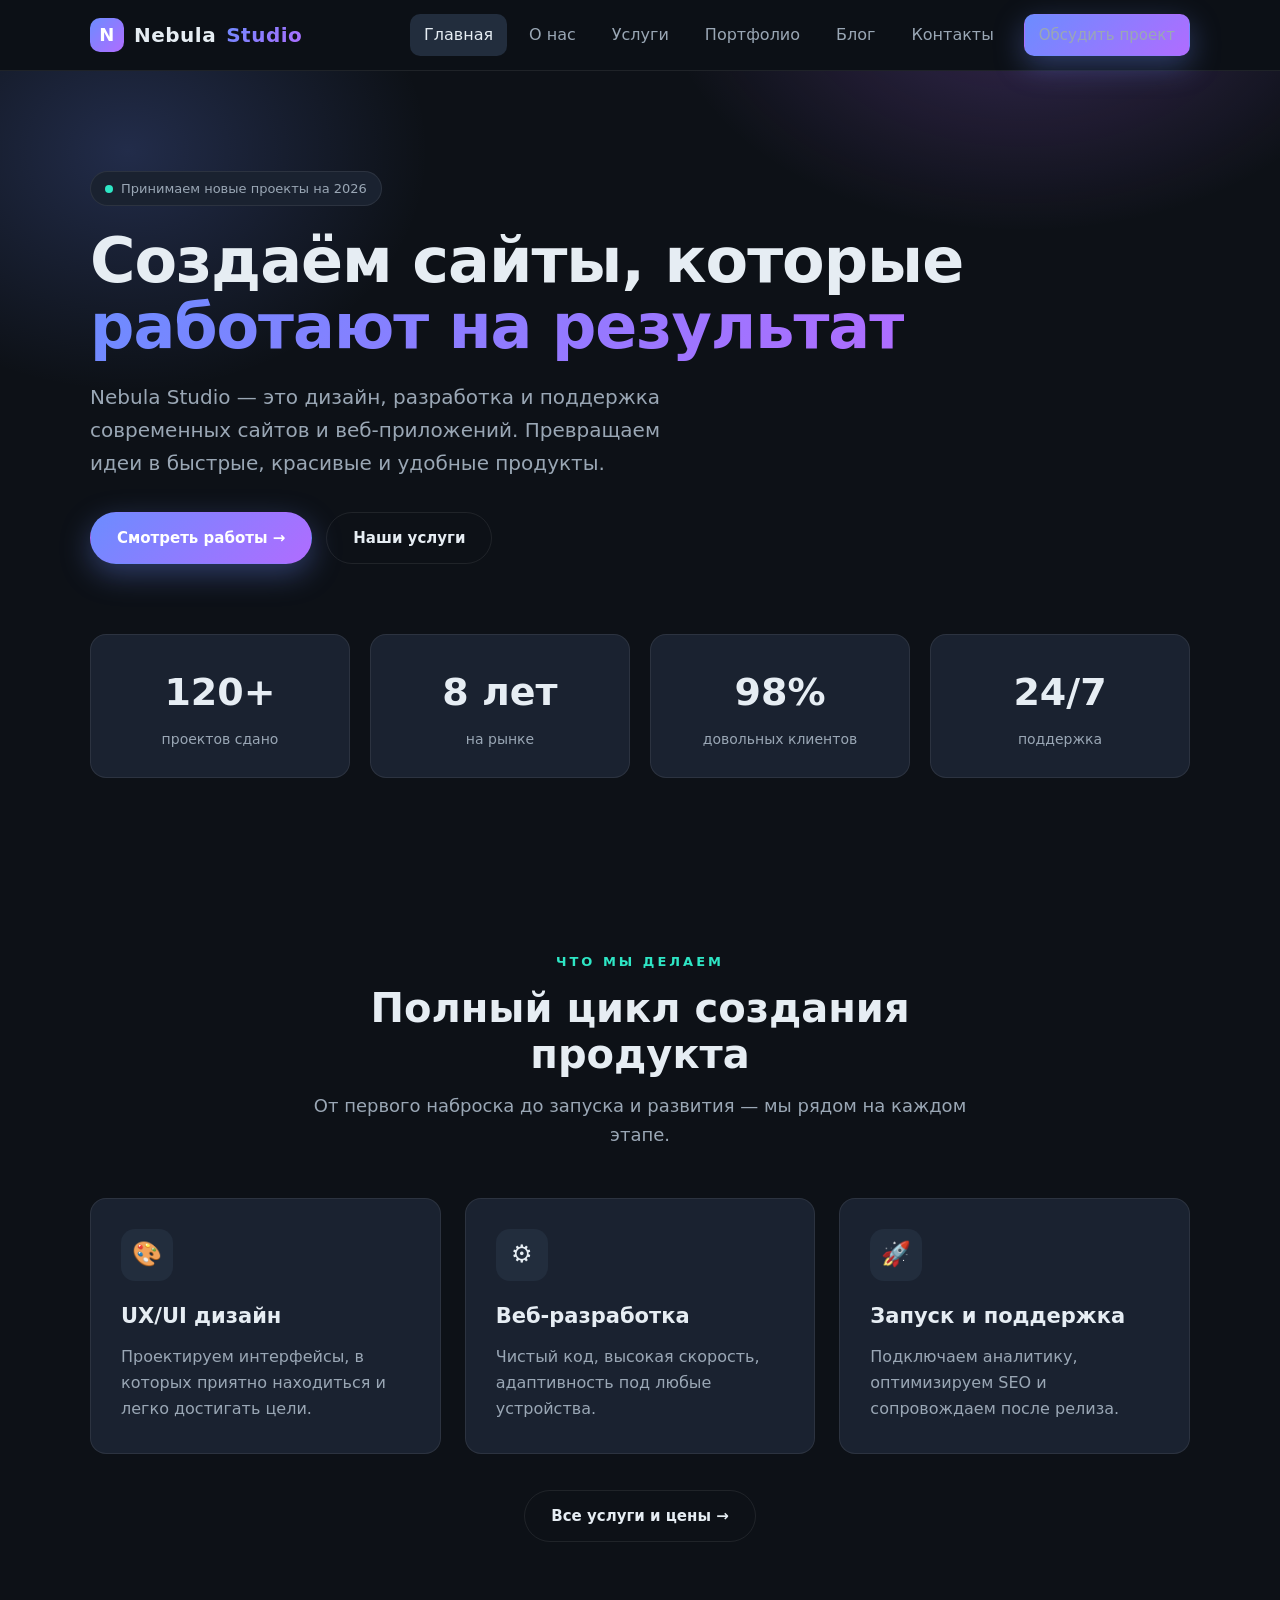
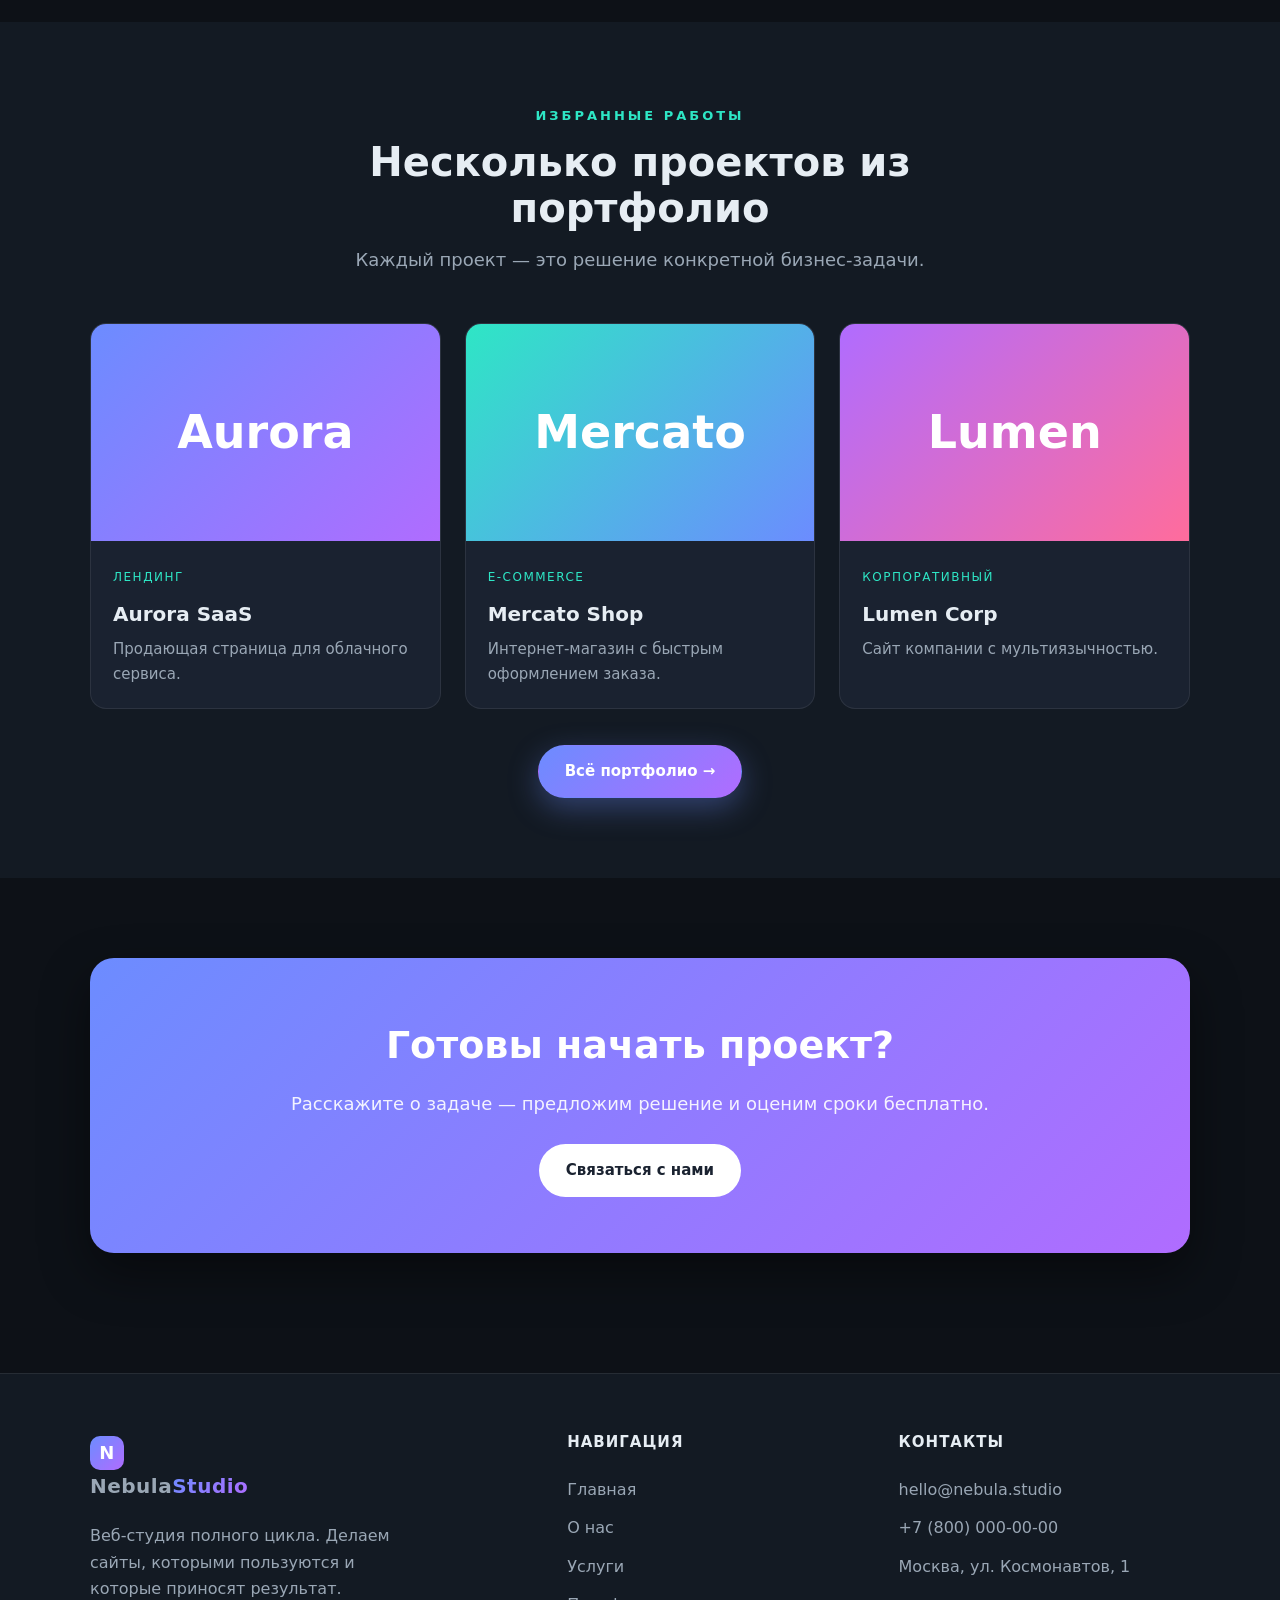
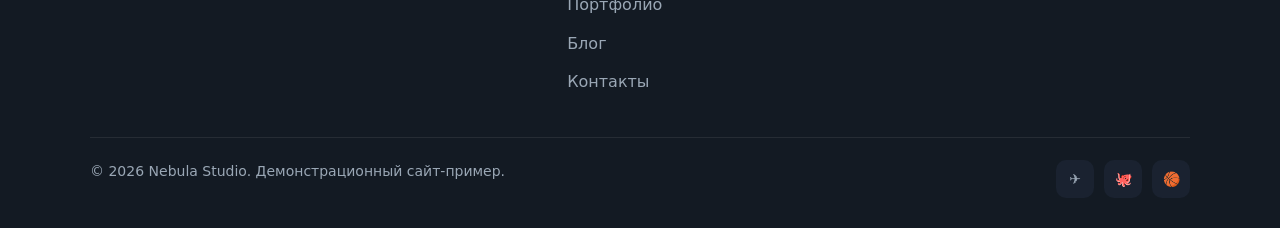
<file: index.html>
<!DOCTYPE html>
<html lang="ru">
<head>
  <meta charset="UTF-8">
  <meta name="viewport" content="width=device-width, initial-scale=1.0">
  <title>Nebula Studio — создаём современные сайты</title>
  <meta name="description" content="Nebula Studio — веб-студия полного цикла: дизайн, разработка и поддержка современных сайтов и веб-приложений.">
  <link rel="stylesheet" href="assets/css/styles.css">
  <link rel="icon" href="data:image/svg+xml,<svg xmlns='http://www.w3.org/2000/svg' viewBox='0 0 100 100'><text y='.9em' font-size='90'>🌌</text></svg>">
</head>
<body>
  <header class="site-header">
    <div class="container nav">
      <a href="index.html" class="logo"><span class="logo-mark">N</span> Nebula<span class="gradient-text">Studio</span></a>
      <button class="nav-toggle" aria-label="Меню">☰</button>
      <nav class="nav-links">
        <a href="index.html" class="active">Главная</a>
        <a href="about.html">О нас</a>
        <a href="services.html">Услуги</a>
        <a href="portfolio.html">Портфолио</a>
        <a href="blog.html">Блог</a>
        <a href="contact.html">Контакты</a>
        <a href="contact.html" class="btn btn-primary nav-cta">Обсудить проект</a>
      </nav>
    </div>
  </header>

  <main>
    <!-- Hero -->
    <section class="hero">
      <div class="container">
        <span class="hero-badge"><span class="dot"></span> Принимаем новые проекты на 2026</span>
        <h1>Создаём сайты, которые <span class="gradient-text">работают на результат</span></h1>
        <p class="lead">Nebula Studio — это дизайн, разработка и поддержка современных сайтов и веб-приложений. Превращаем идеи в быстрые, красивые и удобные продукты.</p>
        <div class="hero-actions">
          <a href="portfolio.html" class="btn btn-primary">Смотреть работы →</a>
          <a href="services.html" class="btn btn-ghost">Наши услуги</a>
        </div>

        <div class="stats">
          <div class="stat reveal"><div class="num"><span data-count="120" data-suffix="+">0</span></div><div class="label">проектов сдано</div></div>
          <div class="stat reveal"><div class="num"><span data-count="8" data-suffix=" лет">0</span></div><div class="label">на рынке</div></div>
          <div class="stat reveal"><div class="num"><span data-count="98" data-suffix="%">0</span></div><div class="label">довольных клиентов</div></div>
          <div class="stat reveal"><div class="num"><span data-count="24" data-suffix="/7">0</span></div><div class="label">поддержка</div></div>
        </div>
      </div>
    </section>

    <!-- Services preview -->
    <section>
      <div class="container">
        <div class="section-head">
          <span class="eyebrow">Что мы делаем</span>
          <h2>Полный цикл создания продукта</h2>
          <p>От первого наброска до запуска и развития — мы рядом на каждом этапе.</p>
        </div>
        <div class="grid grid-3">
          <article class="card reveal">
            <div class="icon">🎨</div>
            <h3>UX/UI дизайн</h3>
            <p>Проектируем интерфейсы, в которых приятно находиться и легко достигать цели.</p>
          </article>
          <article class="card reveal">
            <div class="icon">⚙️</div>
            <h3>Веб-разработка</h3>
            <p>Чистый код, высокая скорость, адаптивность под любые устройства.</p>
          </article>
          <article class="card reveal">
            <div class="icon">🚀</div>
            <h3>Запуск и поддержка</h3>
            <p>Подключаем аналитику, оптимизируем SEO и сопровождаем после релиза.</p>
          </article>
        </div>
        <div style="text-align:center; margin-top:36px;">
          <a href="services.html" class="btn btn-ghost">Все услуги и цены →</a>
        </div>
      </div>
    </section>

    <!-- Featured work -->
    <section style="background:var(--bg-soft);">
      <div class="container">
        <div class="section-head">
          <span class="eyebrow">Избранные работы</span>
          <h2>Несколько проектов из портфолио</h2>
          <p>Каждый проект — это решение конкретной бизнес-задачи.</p>
        </div>
        <div class="grid grid-3">
          <article class="work-card reveal">
            <div class="work-thumb" style="background:linear-gradient(135deg,#6c8cff,#b06cff)">Aurora</div>
            <div class="work-body"><span class="tag">Лендинг</span><h3>Aurora SaaS</h3><p>Продающая страница для облачного сервиса.</p></div>
          </article>
          <article class="work-card reveal">
            <div class="work-thumb" style="background:linear-gradient(135deg,#2ee6c5,#6c8cff)">Mercato</div>
            <div class="work-body"><span class="tag">E-commerce</span><h3>Mercato Shop</h3><p>Интернет-магазин с быстрым оформлением заказа.</p></div>
          </article>
          <article class="work-card reveal">
            <div class="work-thumb" style="background:linear-gradient(135deg,#b06cff,#ff6c9c)">Lumen</div>
            <div class="work-body"><span class="tag">Корпоративный</span><h3>Lumen Corp</h3><p>Сайт компании с мультиязычностью.</p></div>
          </article>
        </div>
        <div style="text-align:center; margin-top:36px;">
          <a href="portfolio.html" class="btn btn-primary">Всё портфолио →</a>
        </div>
      </div>
    </section>

    <!-- CTA -->
    <section>
      <div class="container">
        <div class="cta-band reveal">
          <h2>Готовы начать проект?</h2>
          <p>Расскажите о задаче — предложим решение и оценим сроки бесплатно.</p>
          <a href="contact.html" class="btn btn-primary">Связаться с нами</a>
        </div>
      </div>
    </section>
  </main>

  <footer class="site-footer">
    <div class="container">
      <div class="footer-grid">
        <div class="footer-col">
          <a href="index.html" class="logo"><span class="logo-mark">N</span> Nebula<span class="gradient-text">Studio</span></a>
          <p>Веб-студия полного цикла. Делаем сайты, которыми пользуются и которые приносят результат.</p>
        </div>
        <div class="footer-col">
          <h5>Навигация</h5>
          <a href="index.html">Главная</a>
          <a href="about.html">О нас</a>
          <a href="services.html">Услуги</a>
          <a href="portfolio.html">Портфолио</a>
          <a href="blog.html">Блог</a>
          <a href="contact.html">Контакты</a>
        </div>
        <div class="footer-col">
          <h5>Контакты</h5>
          <a href="mailto:hello@nebula.studio">hello@nebula.studio</a>
          <a href="tel:+78000000000">+7 (800) 000-00-00</a>
          <a href="#">Москва, ул. Космонавтов, 1</a>
        </div>
      </div>
      <div class="footer-bottom">
        <span>© <span id="year">2026</span> Nebula Studio. Демонстрационный сайт-пример.</span>
        <div class="socials">
          <a href="#" aria-label="Telegram">✈️</a>
          <a href="#" aria-label="GitHub">🐙</a>
          <a href="#" aria-label="Dribbble">🏀</a>
        </div>
      </div>
    </div>
  </footer>

  <script src="assets/js/main.js"></script>
</body>
</html>
</file>
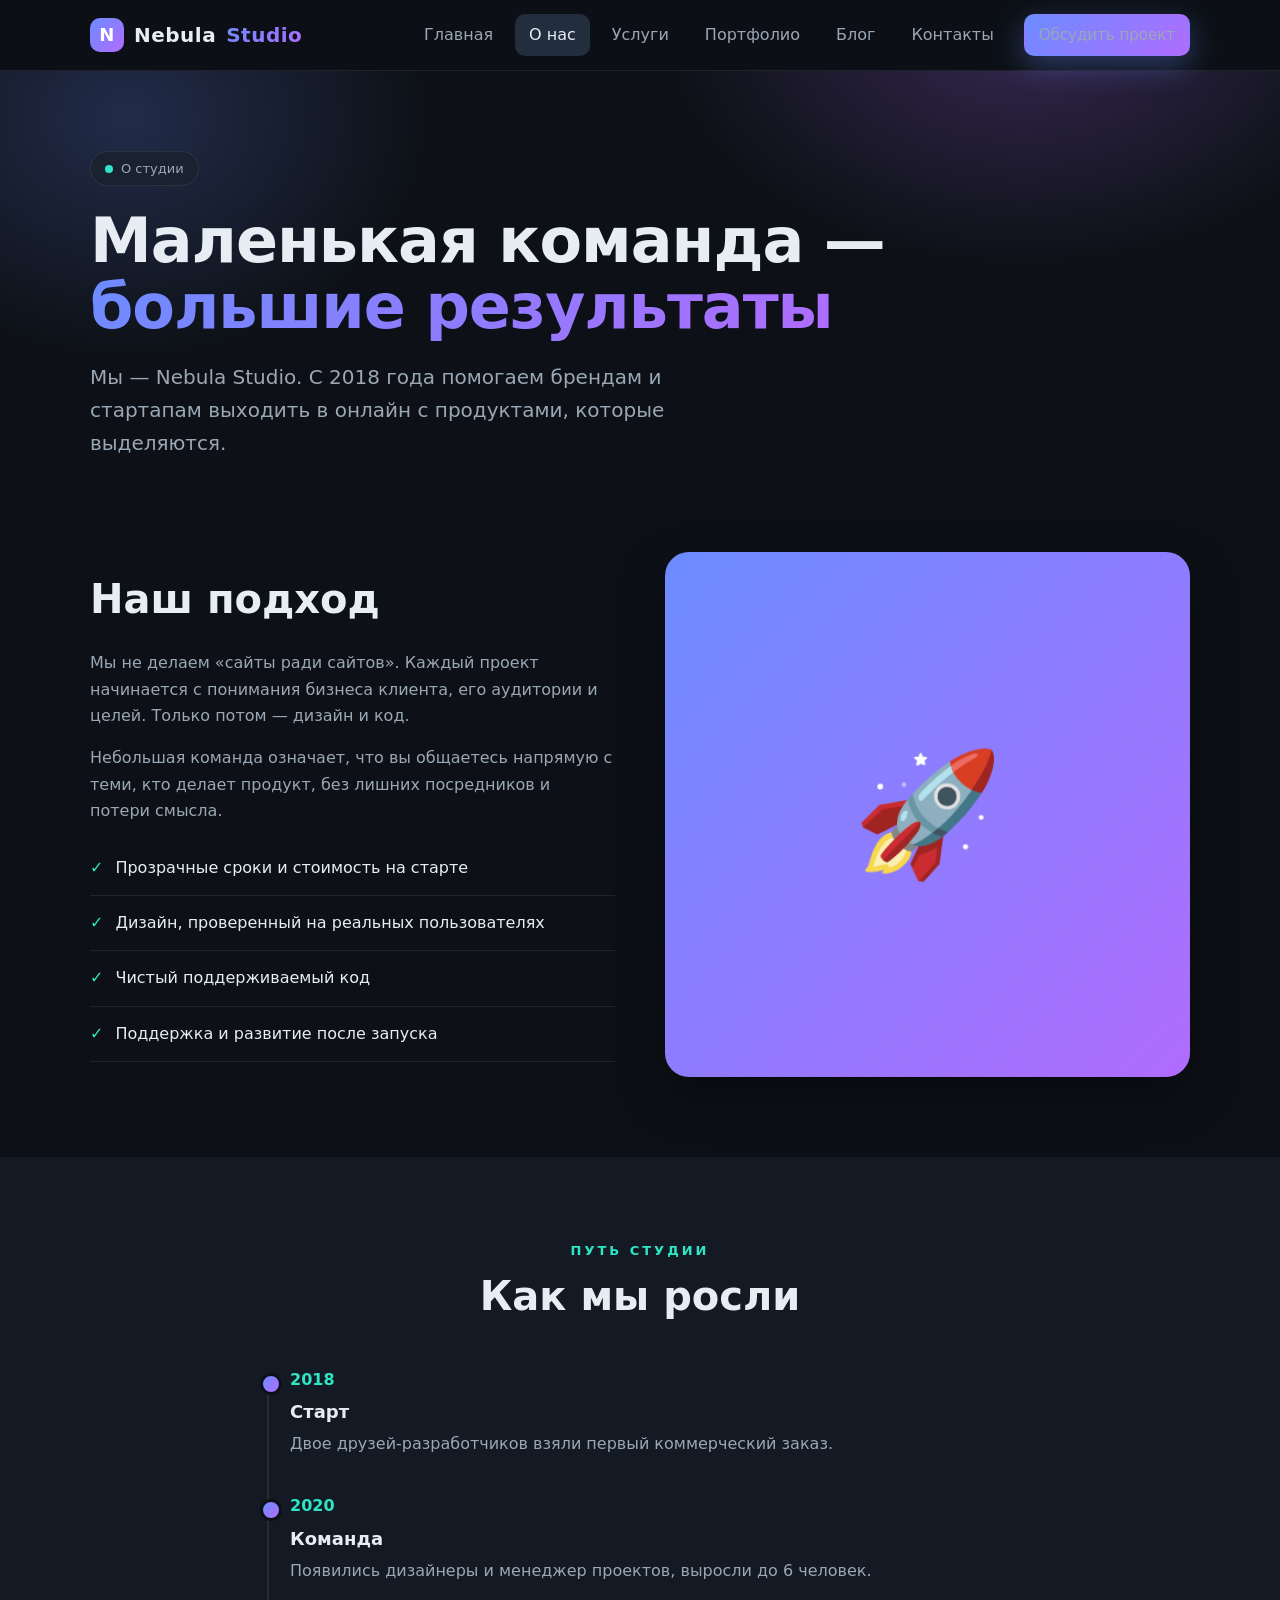
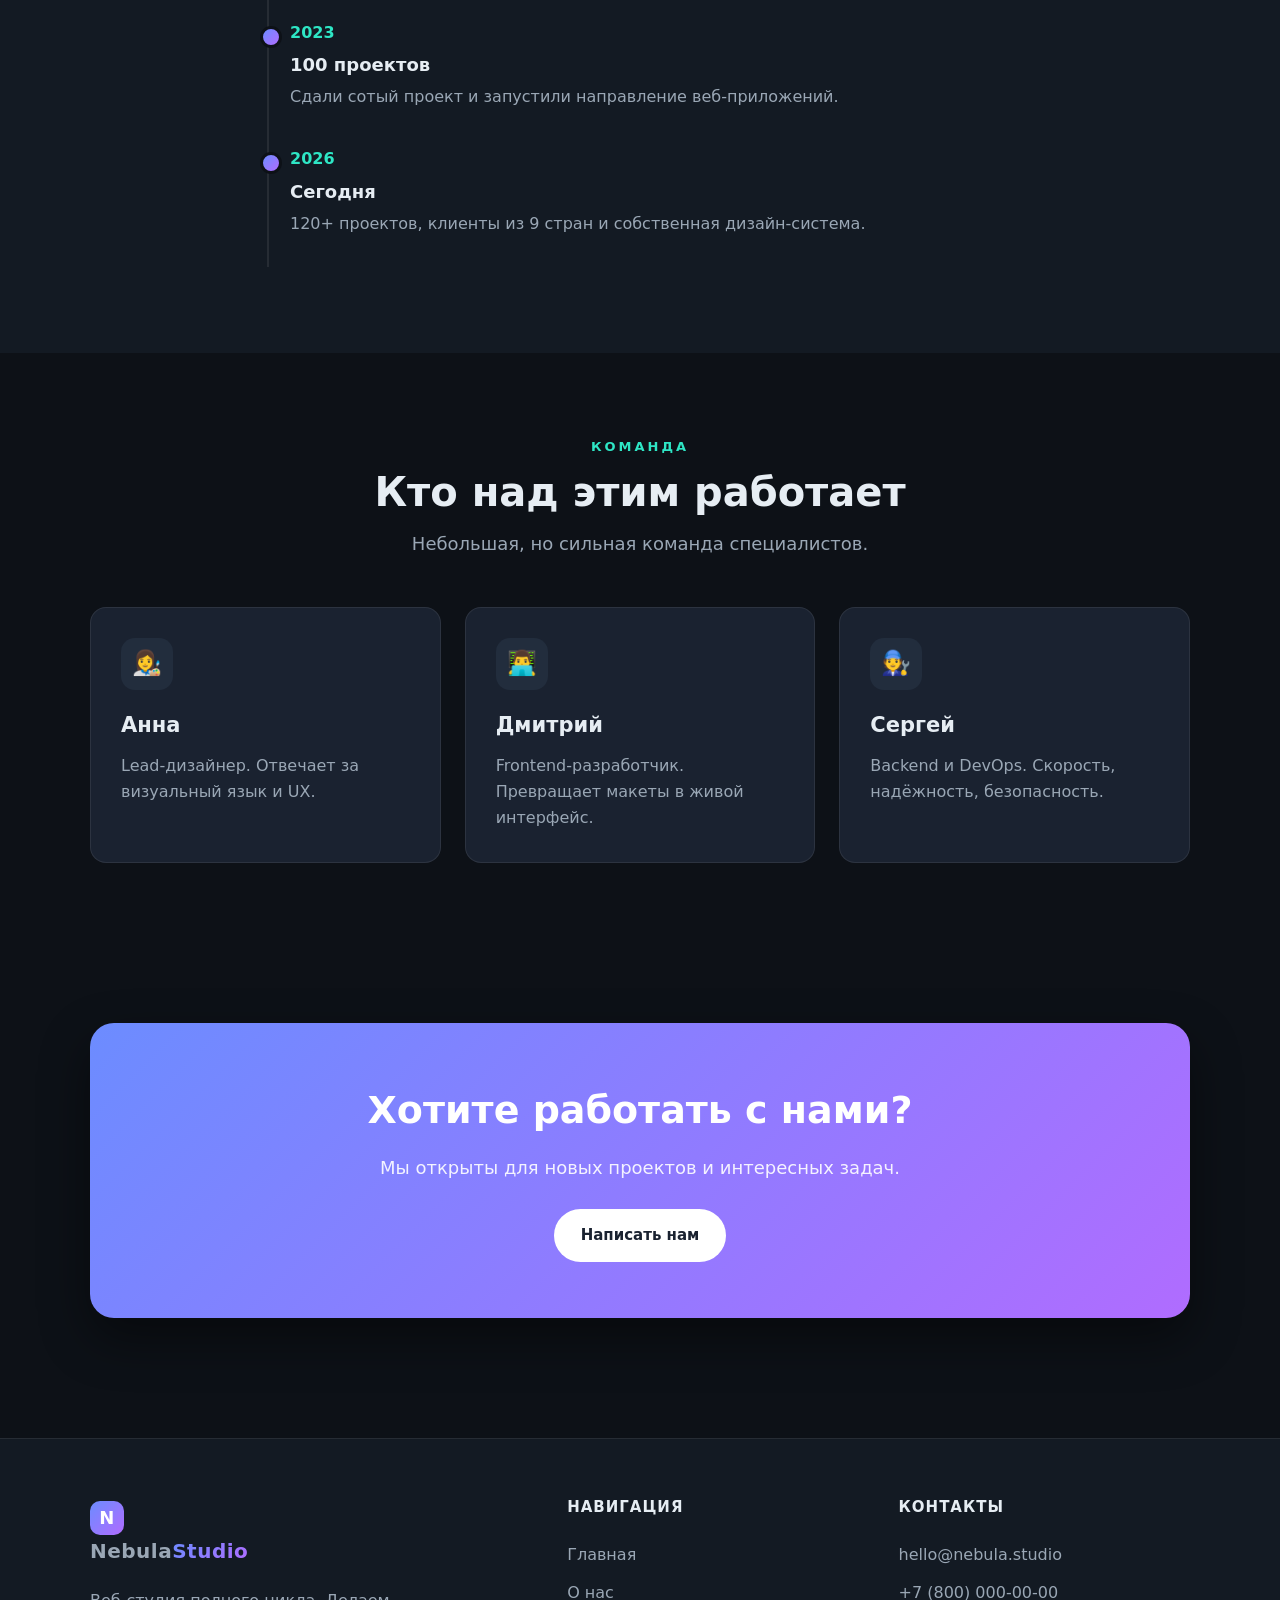
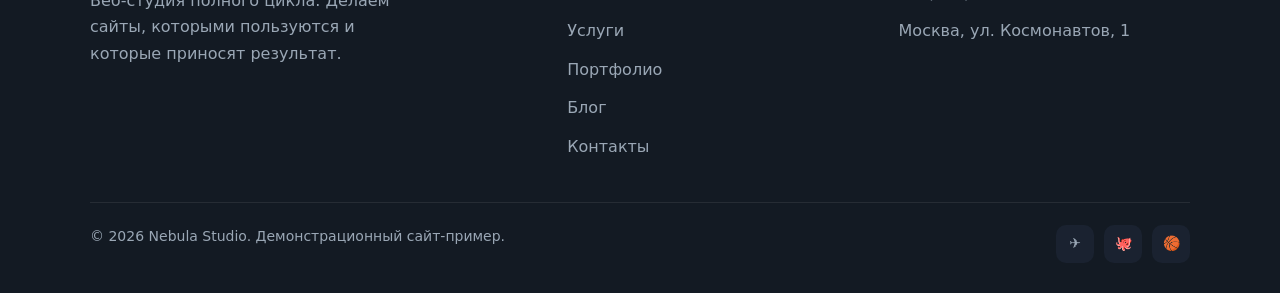
<file: about.html>
<!DOCTYPE html>
<html lang="ru">
<head>
  <meta charset="UTF-8">
  <meta name="viewport" content="width=device-width, initial-scale=1.0">
  <title>О нас — Nebula Studio</title>
  <meta name="description" content="История, ценности и команда Nebula Studio.">
  <link rel="stylesheet" href="assets/css/styles.css">
  <link rel="icon" href="data:image/svg+xml,<svg xmlns='http://www.w3.org/2000/svg' viewBox='0 0 100 100'><text y='.9em' font-size='90'>🌌</text></svg>">
</head>
<body>
  <header class="site-header">
    <div class="container nav">
      <a href="index.html" class="logo"><span class="logo-mark">N</span> Nebula<span class="gradient-text">Studio</span></a>
      <button class="nav-toggle" aria-label="Меню">☰</button>
      <nav class="nav-links">
        <a href="index.html">Главная</a>
        <a href="about.html" class="active">О нас</a>
        <a href="services.html">Услуги</a>
        <a href="portfolio.html">Портфолио</a>
        <a href="blog.html">Блог</a>
        <a href="contact.html">Контакты</a>
        <a href="contact.html" class="btn btn-primary nav-cta">Обсудить проект</a>
      </nav>
    </div>
  </header>

  <main>
    <section class="hero" style="padding:80px 0 40px;">
      <div class="container">
        <span class="hero-badge"><span class="dot"></span> О студии</span>
        <h1>Маленькая команда — <span class="gradient-text">большие результаты</span></h1>
        <p class="lead">Мы — Nebula Studio. С 2018 года помогаем брендам и стартапам выходить в онлайн с продуктами, которые выделяются.</p>
      </div>
    </section>

    <section style="padding-top:20px;">
      <div class="container">
        <div class="about-grid">
          <div class="reveal">
            <h2>Наш подход</h2>
            <p>Мы не делаем «сайты ради сайтов». Каждый проект начинается с понимания бизнеса клиента, его аудитории и целей. Только потом — дизайн и код.</p>
            <p>Небольшая команда означает, что вы общаетесь напрямую с теми, кто делает продукт, без лишних посредников и потери смысла.</p>
            <ul class="value-list">
              <li><span class="check">✓</span> Прозрачные сроки и стоимость на старте</li>
              <li><span class="check">✓</span> Дизайн, проверенный на реальных пользователях</li>
              <li><span class="check">✓</span> Чистый поддерживаемый код</li>
              <li><span class="check">✓</span> Поддержка и развитие после запуска</li>
            </ul>
          </div>
          <div class="about-visual reveal">🚀</div>
        </div>
      </div>
    </section>

    <section style="background:var(--bg-soft);">
      <div class="container">
        <div class="section-head">
          <span class="eyebrow">Путь студии</span>
          <h2>Как мы росли</h2>
        </div>
        <div class="timeline">
          <div class="tl-item reveal"><span class="year">2018</span><h4>Старт</h4><p>Двое друзей-разработчиков взяли первый коммерческий заказ.</p></div>
          <div class="tl-item reveal"><span class="year">2020</span><h4>Команда</h4><p>Появились дизайнеры и менеджер проектов, выросли до 6 человек.</p></div>
          <div class="tl-item reveal"><span class="year">2023</span><h4>100 проектов</h4><p>Сдали сотый проект и запустили направление веб-приложений.</p></div>
          <div class="tl-item reveal"><span class="year">2026</span><h4>Сегодня</h4><p>120+ проектов, клиенты из 9 стран и собственная дизайн-система.</p></div>
        </div>
      </div>
    </section>

    <section>
      <div class="container">
        <div class="section-head">
          <span class="eyebrow">Команда</span>
          <h2>Кто над этим работает</h2>
          <p>Небольшая, но сильная команда специалистов.</p>
        </div>
        <div class="grid grid-3">
          <article class="card reveal"><div class="icon">👩‍🎨</div><h3>Анна</h3><p>Lead-дизайнер. Отвечает за визуальный язык и UX.</p></article>
          <article class="card reveal"><div class="icon">👨‍💻</div><h3>Дмитрий</h3><p>Frontend-разработчик. Превращает макеты в живой интерфейс.</p></article>
          <article class="card reveal"><div class="icon">🧑‍🔧</div><h3>Сергей</h3><p>Backend и DevOps. Скорость, надёжность, безопасность.</p></article>
        </div>
      </div>
    </section>

    <section>
      <div class="container">
        <div class="cta-band reveal">
          <h2>Хотите работать с нами?</h2>
          <p>Мы открыты для новых проектов и интересных задач.</p>
          <a href="contact.html" class="btn btn-primary">Написать нам</a>
        </div>
      </div>
    </section>
  </main>

  <footer class="site-footer">
    <div class="container">
      <div class="footer-grid">
        <div class="footer-col">
          <a href="index.html" class="logo"><span class="logo-mark">N</span> Nebula<span class="gradient-text">Studio</span></a>
          <p>Веб-студия полного цикла. Делаем сайты, которыми пользуются и которые приносят результат.</p>
        </div>
        <div class="footer-col">
          <h5>Навигация</h5>
          <a href="index.html">Главная</a><a href="about.html">О нас</a><a href="services.html">Услуги</a><a href="portfolio.html">Портфолио</a><a href="blog.html">Блог</a><a href="contact.html">Контакты</a>
        </div>
        <div class="footer-col">
          <h5>Контакты</h5>
          <a href="mailto:hello@nebula.studio">hello@nebula.studio</a>
          <a href="tel:+78000000000">+7 (800) 000-00-00</a>
          <a href="#">Москва, ул. Космонавтов, 1</a>
        </div>
      </div>
      <div class="footer-bottom">
        <span>© <span id="year">2026</span> Nebula Studio. Демонстрационный сайт-пример.</span>
        <div class="socials"><a href="#">✈️</a><a href="#">🐙</a><a href="#">🏀</a></div>
      </div>
    </div>
  </footer>
  <script src="assets/js/main.js"></script>
</body>
</html>
</file>
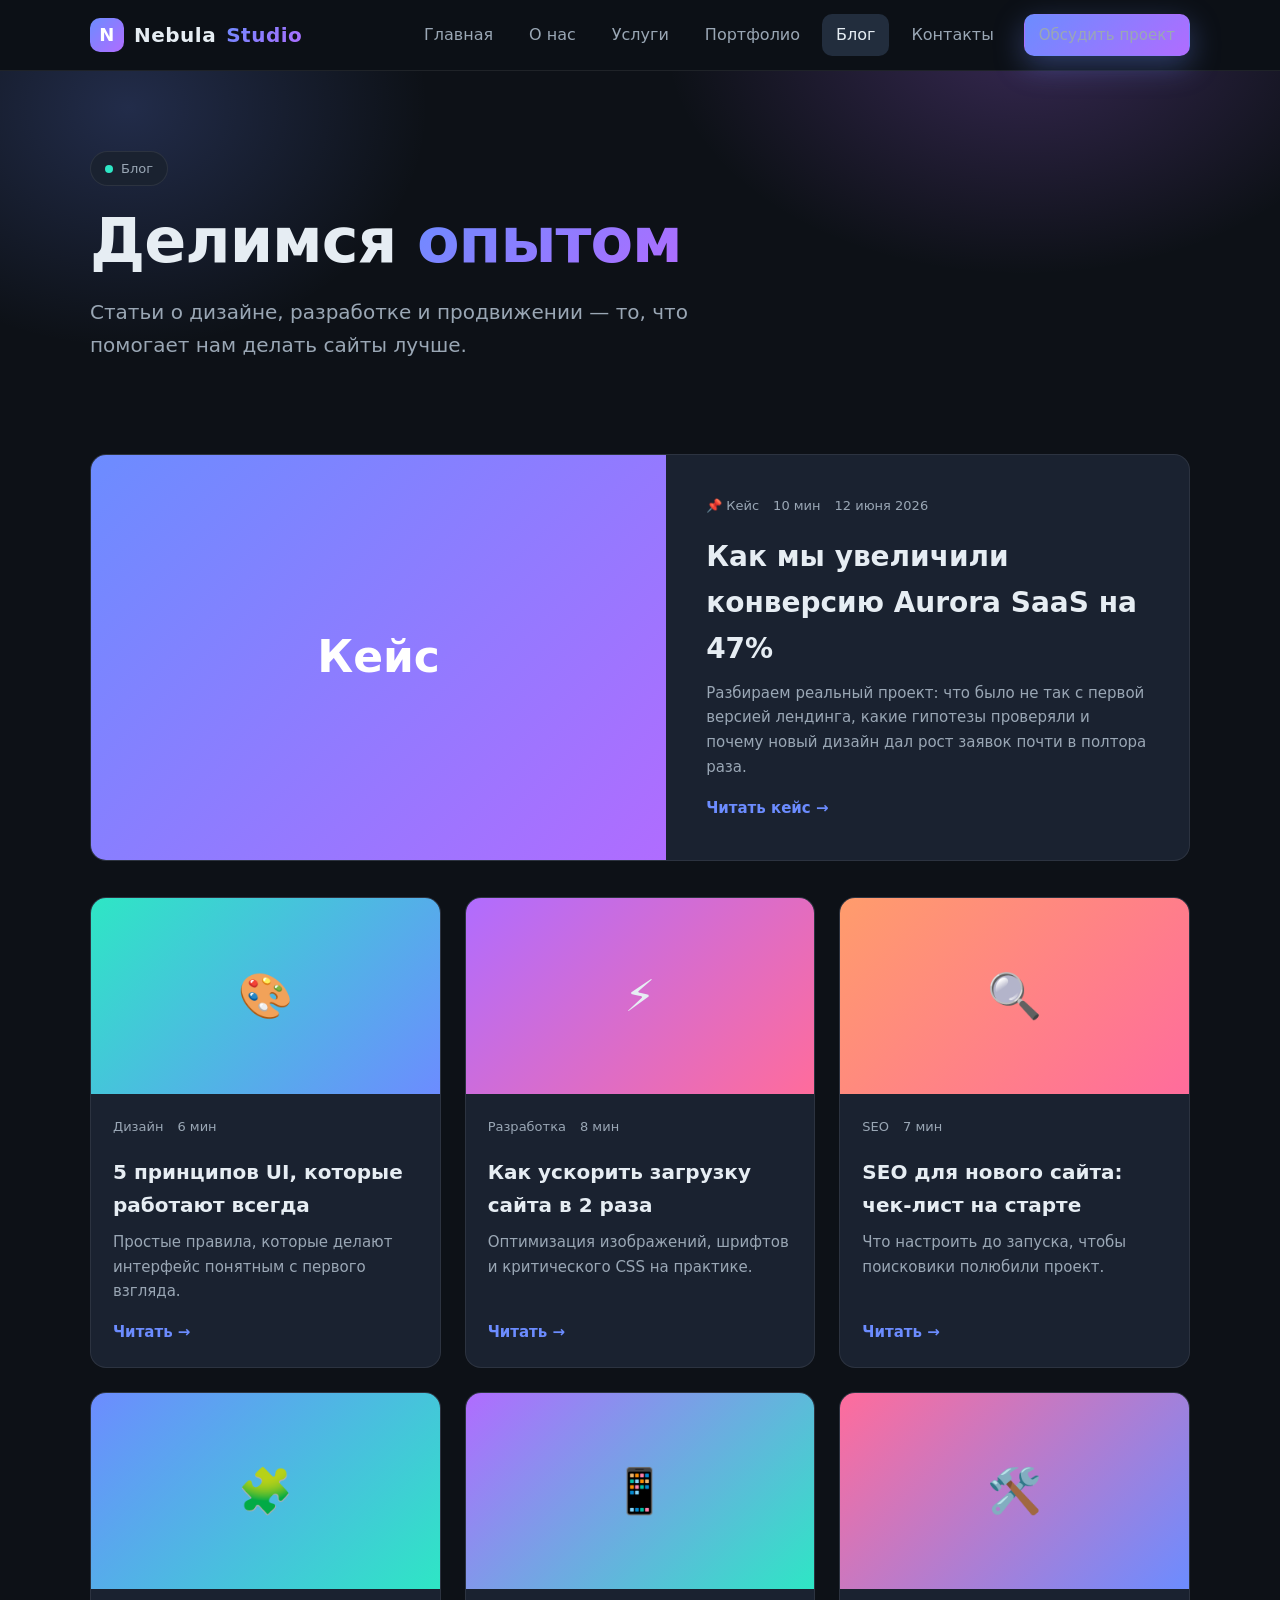
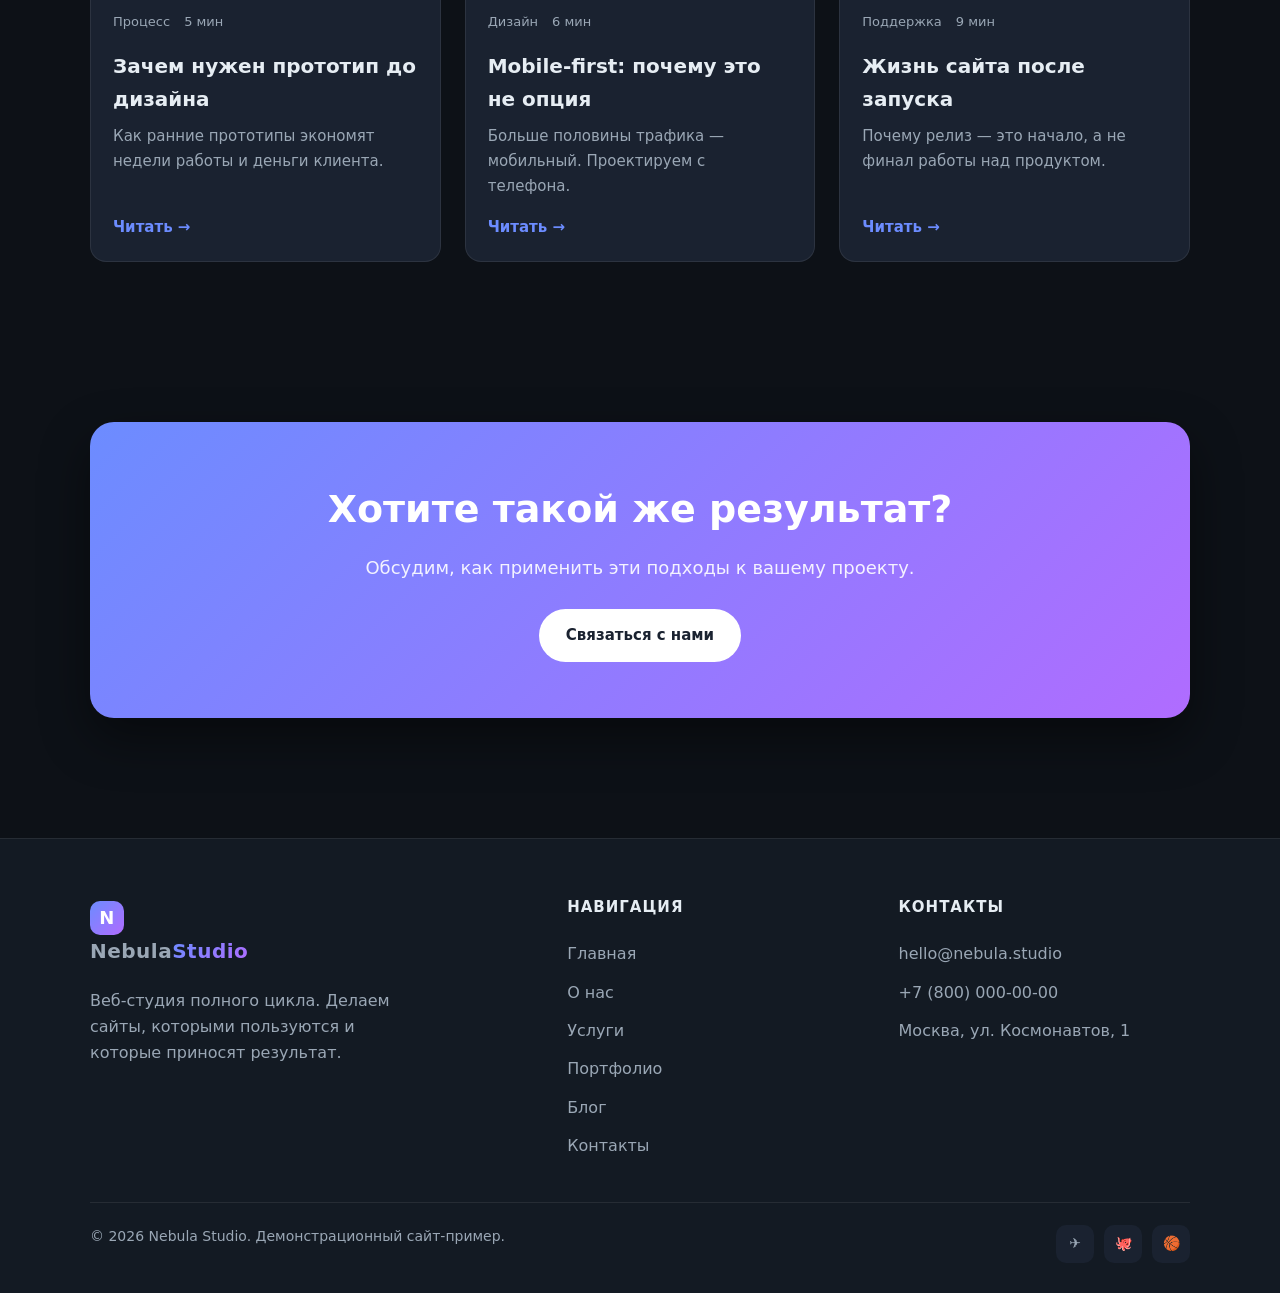
<file: blog.html>
<!DOCTYPE html>
<html lang="ru">
<head>
  <meta charset="UTF-8">
  <meta name="viewport" content="width=device-width, initial-scale=1.0">
  <title>Блог — Nebula Studio</title>
  <meta name="description" content="Статьи Nebula Studio о дизайне, разработке и продвижении сайтов.">
  <link rel="stylesheet" href="assets/css/styles.css">
  <link rel="icon" href="data:image/svg+xml,<svg xmlns='http://www.w3.org/2000/svg' viewBox='0 0 100 100'><text y='.9em' font-size='90'>🌌</text></svg>">
</head>
<body>
  <header class="site-header">
    <div class="container nav">
      <a href="index.html" class="logo"><span class="logo-mark">N</span> Nebula<span class="gradient-text">Studio</span></a>
      <button class="nav-toggle" aria-label="Меню">☰</button>
      <nav class="nav-links">
        <a href="index.html">Главная</a>
        <a href="about.html">О нас</a>
        <a href="services.html">Услуги</a>
        <a href="portfolio.html">Портфолио</a>
        <a href="blog.html" class="active">Блог</a>
        <a href="contact.html">Контакты</a>
        <a href="contact.html" class="btn btn-primary nav-cta">Обсудить проект</a>
      </nav>
    </div>
  </header>

  <main>
    <section class="hero" style="padding:80px 0 40px;">
      <div class="container">
        <span class="hero-badge"><span class="dot"></span> Блог</span>
        <h1>Делимся <span class="gradient-text">опытом</span></h1>
        <p class="lead">Статьи о дизайне, разработке и продвижении — то, что помогает нам делать сайты лучше.</p>
      </div>
    </section>

    <section style="padding-top:20px;">
      <div class="container">
        <!-- Featured -->
        <a href="case.html" class="work-card post-card post-featured reveal" style="margin-bottom:36px;">
          <div class="post-thumb" style="background:linear-gradient(135deg,#6c8cff,#b06cff); color:#fff; font-weight:800;">Кейс</div>
          <div class="work-body">
            <div class="post-meta"><span>📌 Кейс</span><span>10 мин</span><span>12 июня 2026</span></div>
            <h3>Как мы увеличили конверсию Aurora SaaS на 47%</h3>
            <p>Разбираем реальный проект: что было не так с первой версией лендинга, какие гипотезы проверяли и почему новый дизайн дал рост заявок почти в полтора раза.</p>
            <span class="read-more">Читать кейс →</span>
          </div>
        </a>

        <!-- Grid -->
        <div class="grid grid-3">
          <a href="case.html" class="work-card post-card reveal">
            <div class="post-thumb" style="background:linear-gradient(135deg,#2ee6c5,#6c8cff)">🎨</div>
            <div class="work-body">
              <div class="post-meta"><span>Дизайн</span><span>6 мин</span></div>
              <h3>5 принципов UI, которые работают всегда</h3>
              <p>Простые правила, которые делают интерфейс понятным с первого взгляда.</p>
              <span class="read-more">Читать →</span>
            </div>
          </a>
          <a href="case.html" class="work-card post-card reveal">
            <div class="post-thumb" style="background:linear-gradient(135deg,#b06cff,#ff6c9c)">⚡</div>
            <div class="work-body">
              <div class="post-meta"><span>Разработка</span><span>8 мин</span></div>
              <h3>Как ускорить загрузку сайта в 2 раза</h3>
              <p>Оптимизация изображений, шрифтов и критического CSS на практике.</p>
              <span class="read-more">Читать →</span>
            </div>
          </a>
          <a href="case.html" class="work-card post-card reveal">
            <div class="post-thumb" style="background:linear-gradient(135deg,#ff9c6c,#ff6c9c)">🔍</div>
            <div class="work-body">
              <div class="post-meta"><span>SEO</span><span>7 мин</span></div>
              <h3>SEO для нового сайта: чек-лист на старте</h3>
              <p>Что настроить до запуска, чтобы поисковики полюбили проект.</p>
              <span class="read-more">Читать →</span>
            </div>
          </a>
          <a href="case.html" class="work-card post-card reveal">
            <div class="post-thumb" style="background:linear-gradient(135deg,#6c8cff,#2ee6c5)">🧩</div>
            <div class="work-body">
              <div class="post-meta"><span>Процесс</span><span>5 мин</span></div>
              <h3>Зачем нужен прототип до дизайна</h3>
              <p>Как ранние прототипы экономят недели работы и деньги клиента.</p>
              <span class="read-more">Читать →</span>
            </div>
          </a>
          <a href="case.html" class="work-card post-card reveal">
            <div class="post-thumb" style="background:linear-gradient(135deg,#b06cff,#2ee6c5)">📱</div>
            <div class="work-body">
              <div class="post-meta"><span>Дизайн</span><span>6 мин</span></div>
              <h3>Mobile-first: почему это не опция</h3>
              <p>Больше половины трафика — мобильный. Проектируем с телефона.</p>
              <span class="read-more">Читать →</span>
            </div>
          </a>
          <a href="case.html" class="work-card post-card reveal">
            <div class="post-thumb" style="background:linear-gradient(135deg,#ff6c9c,#6c8cff)">🛠️</div>
            <div class="work-body">
              <div class="post-meta"><span>Поддержка</span><span>9 мин</span></div>
              <h3>Жизнь сайта после запуска</h3>
              <p>Почему релиз — это начало, а не финал работы над продуктом.</p>
              <span class="read-more">Читать →</span>
            </div>
          </a>
        </div>
      </div>
    </section>

    <section>
      <div class="container">
        <div class="cta-band reveal">
          <h2>Хотите такой же результат?</h2>
          <p>Обсудим, как применить эти подходы к вашему проекту.</p>
          <a href="contact.html" class="btn btn-primary">Связаться с нами</a>
        </div>
      </div>
    </section>
  </main>

  <footer class="site-footer">
    <div class="container">
      <div class="footer-grid">
        <div class="footer-col">
          <a href="index.html" class="logo"><span class="logo-mark">N</span> Nebula<span class="gradient-text">Studio</span></a>
          <p>Веб-студия полного цикла. Делаем сайты, которыми пользуются и которые приносят результат.</p>
        </div>
        <div class="footer-col">
          <h5>Навигация</h5>
          <a href="index.html">Главная</a><a href="about.html">О нас</a><a href="services.html">Услуги</a><a href="portfolio.html">Портфолио</a><a href="blog.html">Блог</a><a href="contact.html">Контакты</a>
        </div>
        <div class="footer-col">
          <h5>Контакты</h5>
          <a href="mailto:hello@nebula.studio">hello@nebula.studio</a>
          <a href="tel:+78000000000">+7 (800) 000-00-00</a>
          <a href="#">Москва, ул. Космонавтов, 1</a>
        </div>
      </div>
      <div class="footer-bottom">
        <span>© <span id="year">2026</span> Nebula Studio. Демонстрационный сайт-пример.</span>
        <div class="socials"><a href="#">✈️</a><a href="#">🐙</a><a href="#">🏀</a></div>
      </div>
    </div>
  </footer>
  <script src="assets/js/main.js"></script>
</body>
</html>
</file>
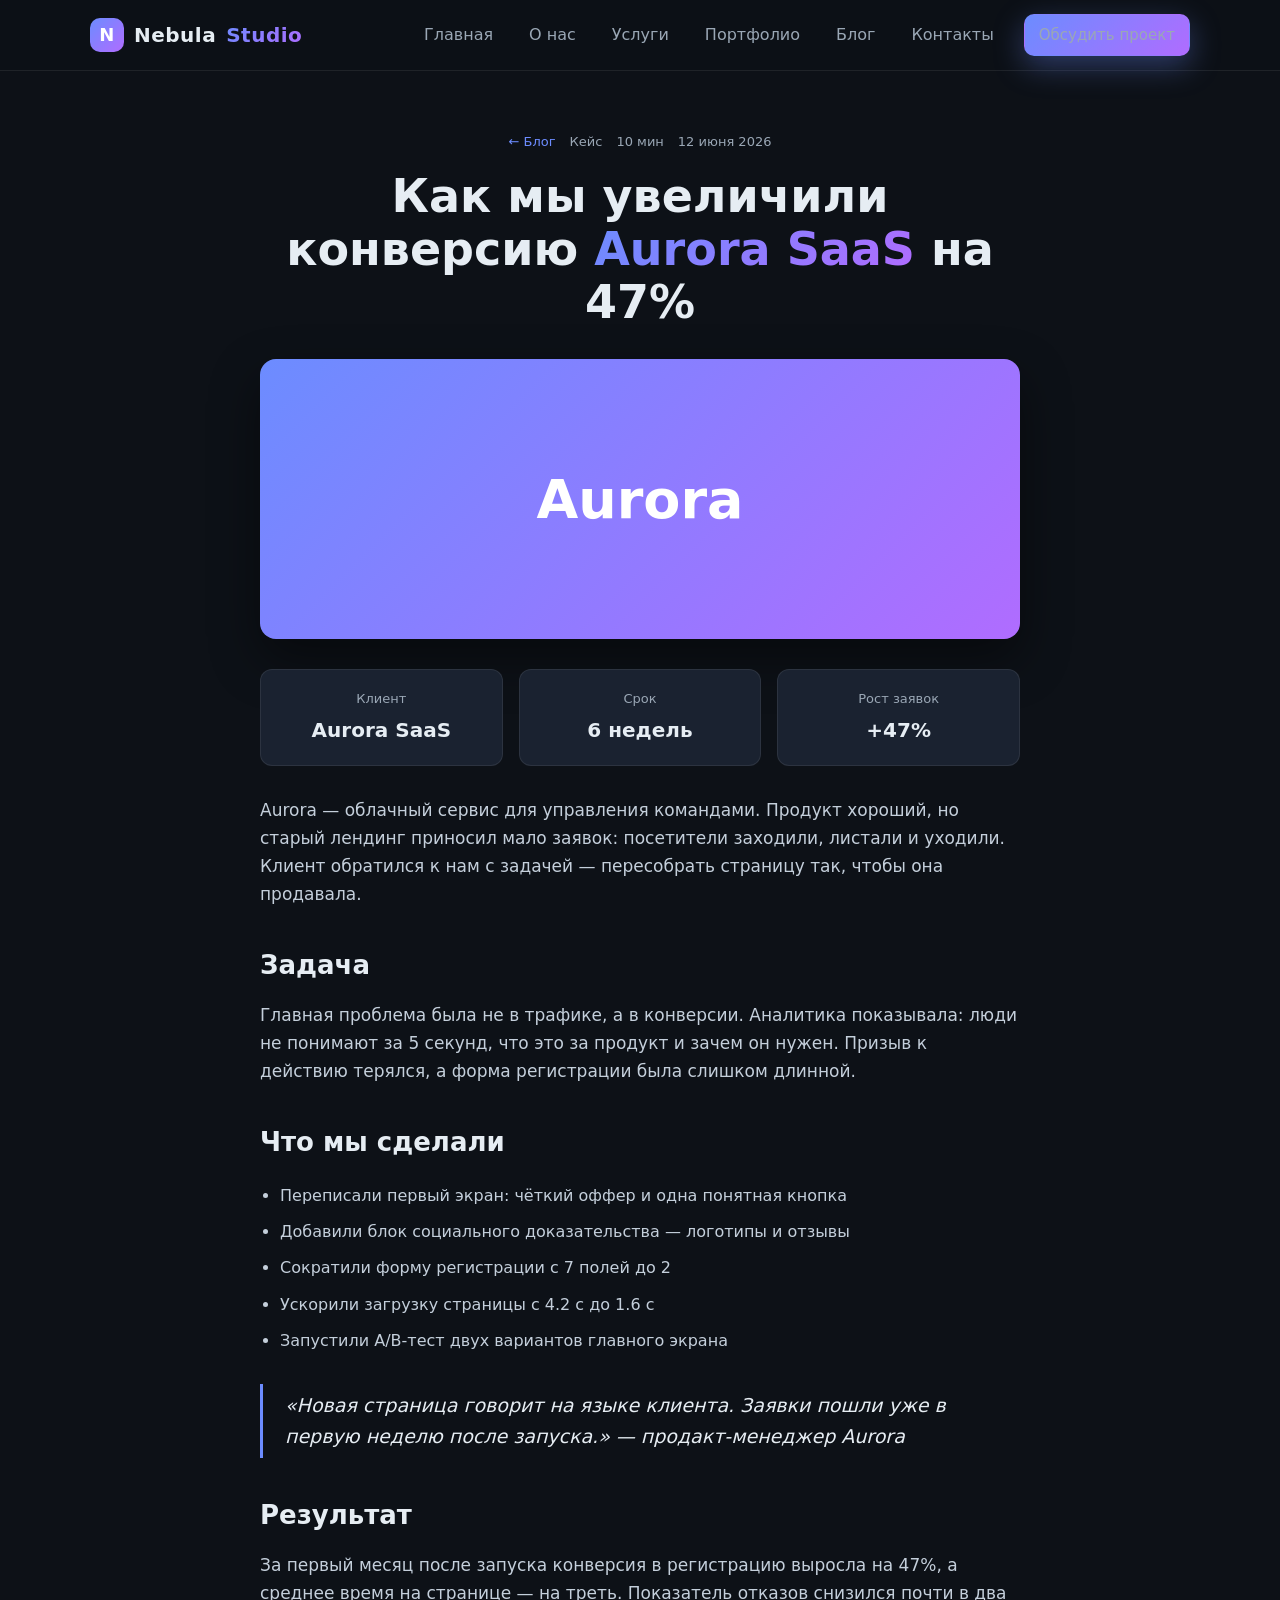
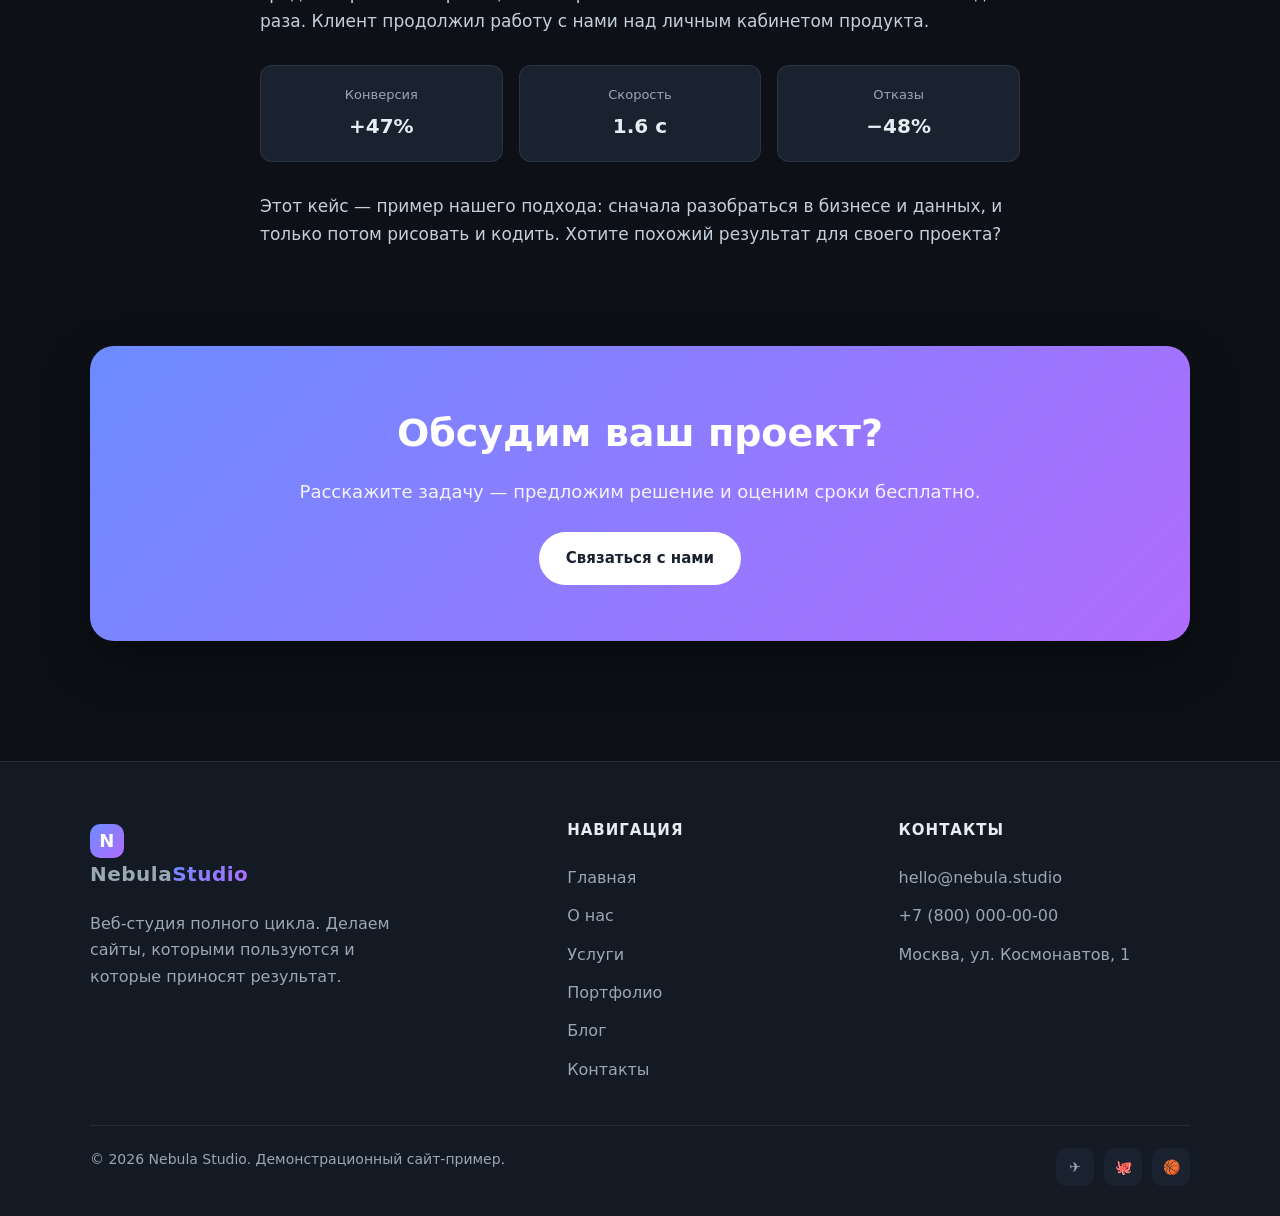
<file: case.html>
<!DOCTYPE html>
<html lang="ru">
<head>
  <meta charset="UTF-8">
  <meta name="viewport" content="width=device-width, initial-scale=1.0">
  <title>Кейс: Aurora SaaS — Nebula Studio</title>
  <meta name="description" content="Как Nebula Studio увеличила конверсию лендинга Aurora SaaS на 47%.">
  <link rel="stylesheet" href="assets/css/styles.css">
  <link rel="icon" href="data:image/svg+xml,<svg xmlns='http://www.w3.org/2000/svg' viewBox='0 0 100 100'><text y='.9em' font-size='90'>🌌</text></svg>">
</head>
<body>
  <header class="site-header">
    <div class="container nav">
      <a href="index.html" class="logo"><span class="logo-mark">N</span> Nebula<span class="gradient-text">Studio</span></a>
      <button class="nav-toggle" aria-label="Меню">☰</button>
      <nav class="nav-links">
        <a href="index.html">Главная</a>
        <a href="about.html">О нас</a>
        <a href="services.html">Услуги</a>
        <a href="portfolio.html">Портфолио</a>
        <a href="blog.html">Блог</a>
        <a href="contact.html">Контакты</a>
        <a href="contact.html" class="btn btn-primary nav-cta">Обсудить проект</a>
      </nav>
    </div>
  </header>

  <main>
    <section style="padding:60px 0 0;">
      <div class="container">
        <article class="article reveal">
          <div class="post-meta"><a href="blog.html" style="color:var(--brand)">← Блог</a><span>Кейс</span><span>10 мин</span><span>12 июня 2026</span></div>
          <h1>Как мы увеличили конверсию <span class="gradient-text">Aurora SaaS</span> на 47%</h1>
          <div class="cover" style="background:linear-gradient(135deg,#6c8cff,#b06cff); color:#fff; font-weight:800; font-size:54px;">Aurora</div>

          <div class="case-meta">
            <div class="cell"><div class="k">Клиент</div><div class="v">Aurora SaaS</div></div>
            <div class="cell"><div class="k">Срок</div><div class="v">6 недель</div></div>
            <div class="cell"><div class="k">Рост заявок</div><div class="v">+47%</div></div>
          </div>

          <p>Aurora — облачный сервис для управления командами. Продукт хороший, но старый лендинг приносил мало заявок: посетители заходили, листали и уходили. Клиент обратился к нам с задачей — пересобрать страницу так, чтобы она продавала.</p>

          <h2>Задача</h2>
          <p>Главная проблема была не в трафике, а в конверсии. Аналитика показывала: люди не понимают за 5 секунд, что это за продукт и зачем он нужен. Призыв к действию терялся, а форма регистрации была слишком длинной.</p>

          <h2>Что мы сделали</h2>
          <ul class="dotted">
            <li>Переписали первый экран: чёткий оффер и одна понятная кнопка</li>
            <li>Добавили блок социального доказательства — логотипы и отзывы</li>
            <li>Сократили форму регистрации с 7 полей до 2</li>
            <li>Ускорили загрузку страницы с 4.2 с до 1.6 с</li>
            <li>Запустили A/B-тест двух вариантов главного экрана</li>
          </ul>

          <blockquote>«Новая страница говорит на языке клиента. Заявки пошли уже в первую неделю после запуска.» — продакт-менеджер Aurora</blockquote>

          <h2>Результат</h2>
          <p>За первый месяц после запуска конверсия в регистрацию выросла на 47%, а среднее время на странице — на треть. Показатель отказов снизился почти в два раза. Клиент продолжил работу с нами над личным кабинетом продукта.</p>

          <div class="case-meta">
            <div class="cell"><div class="k">Конверсия</div><div class="v">+47%</div></div>
            <div class="cell"><div class="k">Скорость</div><div class="v">1.6 с</div></div>
            <div class="cell"><div class="k">Отказы</div><div class="v">−48%</div></div>
          </div>

          <p>Этот кейс — пример нашего подхода: сначала разобраться в бизнесе и данных, и только потом рисовать и кодить. Хотите похожий результат для своего проекта?</p>
        </article>
      </div>
    </section>

    <section>
      <div class="container">
        <div class="cta-band reveal">
          <h2>Обсудим ваш проект?</h2>
          <p>Расскажите задачу — предложим решение и оценим сроки бесплатно.</p>
          <a href="contact.html" class="btn btn-primary">Связаться с нами</a>
        </div>
      </div>
    </section>
  </main>

  <footer class="site-footer">
    <div class="container">
      <div class="footer-grid">
        <div class="footer-col">
          <a href="index.html" class="logo"><span class="logo-mark">N</span> Nebula<span class="gradient-text">Studio</span></a>
          <p>Веб-студия полного цикла. Делаем сайты, которыми пользуются и которые приносят результат.</p>
        </div>
        <div class="footer-col">
          <h5>Навигация</h5>
          <a href="index.html">Главная</a><a href="about.html">О нас</a><a href="services.html">Услуги</a><a href="portfolio.html">Портфолио</a><a href="blog.html">Блог</a><a href="contact.html">Контакты</a>
        </div>
        <div class="footer-col">
          <h5>Контакты</h5>
          <a href="mailto:hello@nebula.studio">hello@nebula.studio</a>
          <a href="tel:+78000000000">+7 (800) 000-00-00</a>
          <a href="#">Москва, ул. Космонавтов, 1</a>
        </div>
      </div>
      <div class="footer-bottom">
        <span>© <span id="year">2026</span> Nebula Studio. Демонстрационный сайт-пример.</span>
        <div class="socials"><a href="#">✈️</a><a href="#">🐙</a><a href="#">🏀</a></div>
      </div>
    </div>
  </footer>
  <script src="assets/js/main.js"></script>
</body>
</html>
</file>
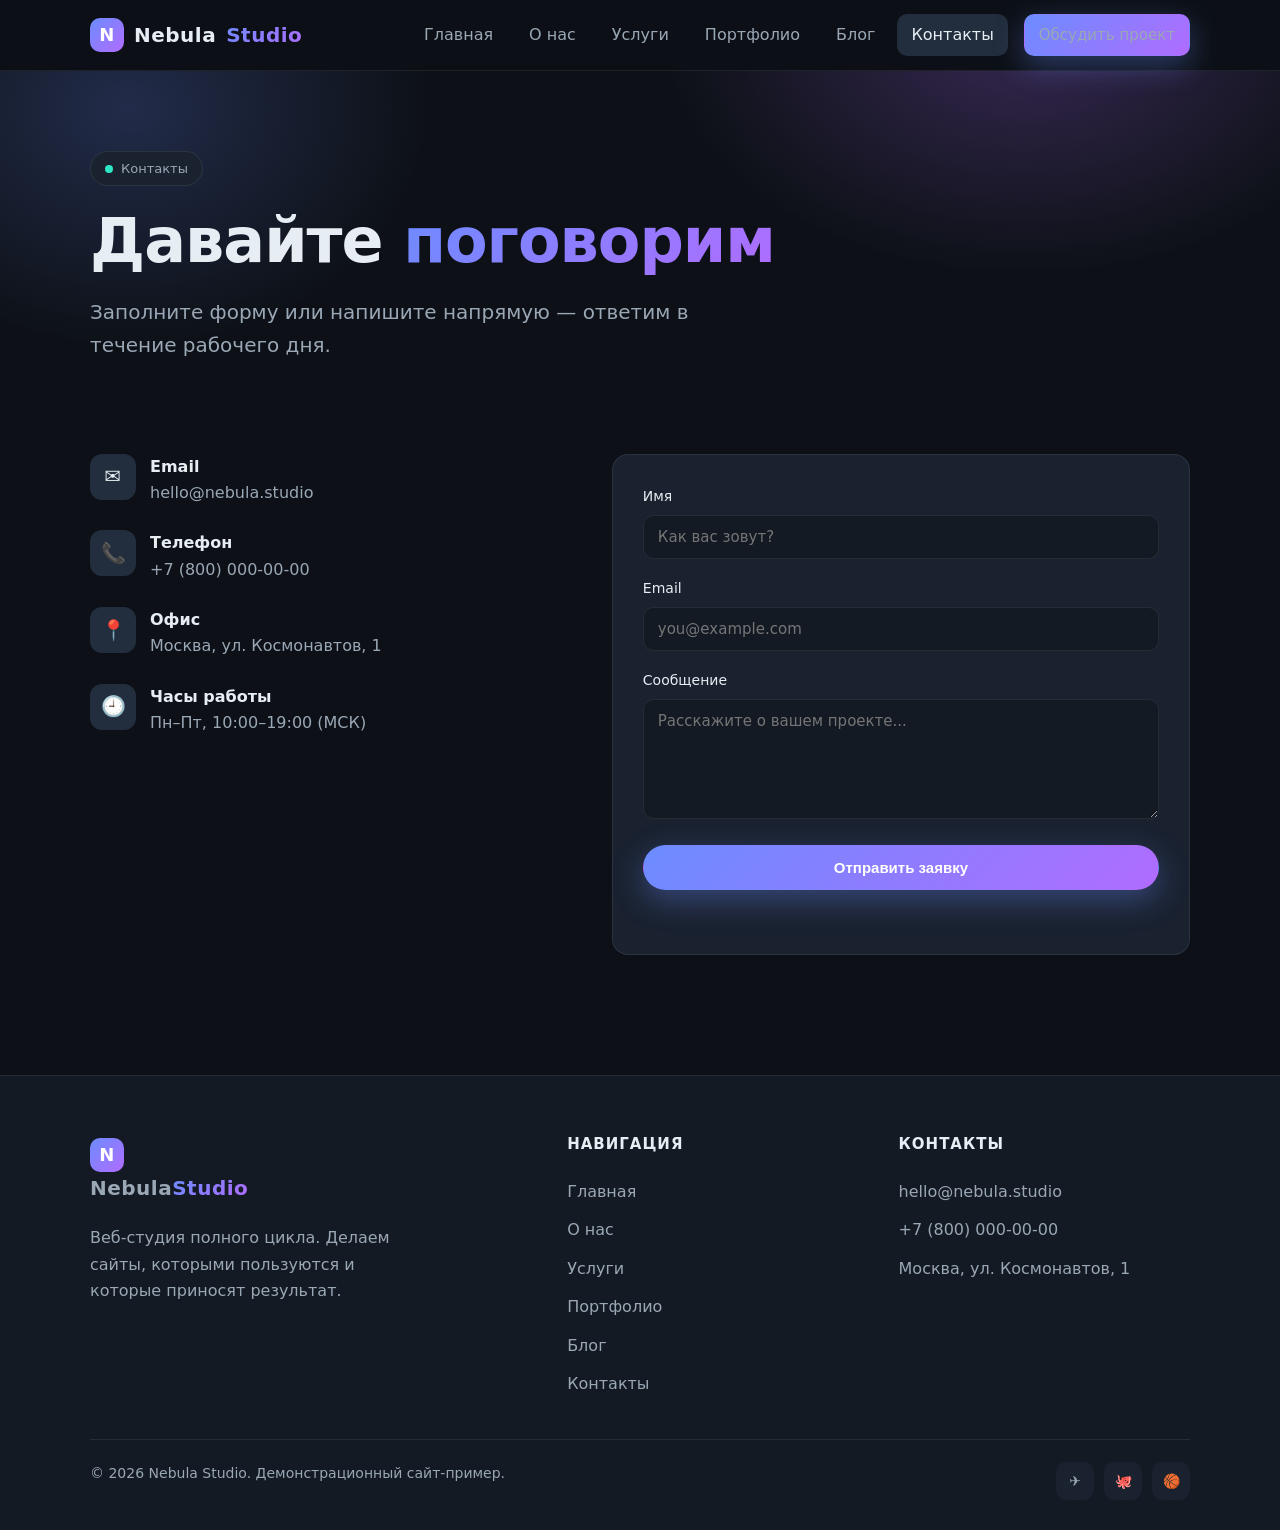
<file: contact.html>
<!DOCTYPE html>
<html lang="ru">
<head>
  <meta charset="UTF-8">
  <meta name="viewport" content="width=device-width, initial-scale=1.0">
  <title>Контакты — Nebula Studio</title>
  <meta name="description" content="Свяжитесь с Nebula Studio — обсудим ваш проект.">
  <link rel="stylesheet" href="assets/css/styles.css">
  <link rel="icon" href="data:image/svg+xml,<svg xmlns='http://www.w3.org/2000/svg' viewBox='0 0 100 100'><text y='.9em' font-size='90'>🌌</text></svg>">
</head>
<body>
  <header class="site-header">
    <div class="container nav">
      <a href="index.html" class="logo"><span class="logo-mark">N</span> Nebula<span class="gradient-text">Studio</span></a>
      <button class="nav-toggle" aria-label="Меню">☰</button>
      <nav class="nav-links">
        <a href="index.html">Главная</a>
        <a href="about.html">О нас</a>
        <a href="services.html">Услуги</a>
        <a href="portfolio.html">Портфолио</a>
        <a href="blog.html">Блог</a>
        <a href="contact.html" class="active">Контакты</a>
        <a href="contact.html" class="btn btn-primary nav-cta">Обсудить проект</a>
      </nav>
    </div>
  </header>

  <main>
    <section class="hero" style="padding:80px 0 40px;">
      <div class="container">
        <span class="hero-badge"><span class="dot"></span> Контакты</span>
        <h1>Давайте <span class="gradient-text">поговорим</span></h1>
        <p class="lead">Заполните форму или напишите напрямую — ответим в течение рабочего дня.</p>
      </div>
    </section>

    <section style="padding-top:20px;">
      <div class="container">
        <div class="contact-grid">
          <div class="reveal">
            <div class="info-item">
              <div class="ic">✉️</div>
              <div><h4>Email</h4><p><a href="mailto:hello@nebula.studio">hello@nebula.studio</a></p></div>
            </div>
            <div class="info-item">
              <div class="ic">📞</div>
              <div><h4>Телефон</h4><p><a href="tel:+78000000000">+7 (800) 000-00-00</a></p></div>
            </div>
            <div class="info-item">
              <div class="ic">📍</div>
              <div><h4>Офис</h4><p>Москва, ул. Космонавтов, 1</p></div>
            </div>
            <div class="info-item">
              <div class="ic">🕘</div>
              <div><h4>Часы работы</h4><p>Пн–Пт, 10:00–19:00 (МСК)</p></div>
            </div>
          </div>

          <form class="form reveal" id="contact-form">
            <div class="field">
              <label for="name">Имя</label>
              <input type="text" id="name" name="name" placeholder="Как вас зовут?" required>
            </div>
            <div class="field">
              <label for="email">Email</label>
              <input type="email" id="email" name="email" placeholder="you@example.com" required>
            </div>
            <div class="field">
              <label for="message">Сообщение</label>
              <textarea id="message" name="message" placeholder="Расскажите о вашем проекте..." required></textarea>
            </div>
            <button type="submit" class="btn btn-primary" style="width:100%; justify-content:center;">Отправить заявку</button>
            <p class="form-note"></p>
          </form>
        </div>
      </div>
    </section>
  </main>

  <footer class="site-footer">
    <div class="container">
      <div class="footer-grid">
        <div class="footer-col">
          <a href="index.html" class="logo"><span class="logo-mark">N</span> Nebula<span class="gradient-text">Studio</span></a>
          <p>Веб-студия полного цикла. Делаем сайты, которыми пользуются и которые приносят результат.</p>
        </div>
        <div class="footer-col">
          <h5>Навигация</h5>
          <a href="index.html">Главная</a><a href="about.html">О нас</a><a href="services.html">Услуги</a><a href="portfolio.html">Портфолио</a><a href="blog.html">Блог</a><a href="contact.html">Контакты</a>
        </div>
        <div class="footer-col">
          <h5>Контакты</h5>
          <a href="mailto:hello@nebula.studio">hello@nebula.studio</a>
          <a href="tel:+78000000000">+7 (800) 000-00-00</a>
          <a href="#">Москва, ул. Космонавтов, 1</a>
        </div>
      </div>
      <div class="footer-bottom">
        <span>© <span id="year">2026</span> Nebula Studio. Демонстрационный сайт-пример.</span>
        <div class="socials"><a href="#">✈️</a><a href="#">🐙</a><a href="#">🏀</a></div>
      </div>
    </div>
  </footer>
  <script src="assets/js/main.js"></script>
</body>
</html>
</file>
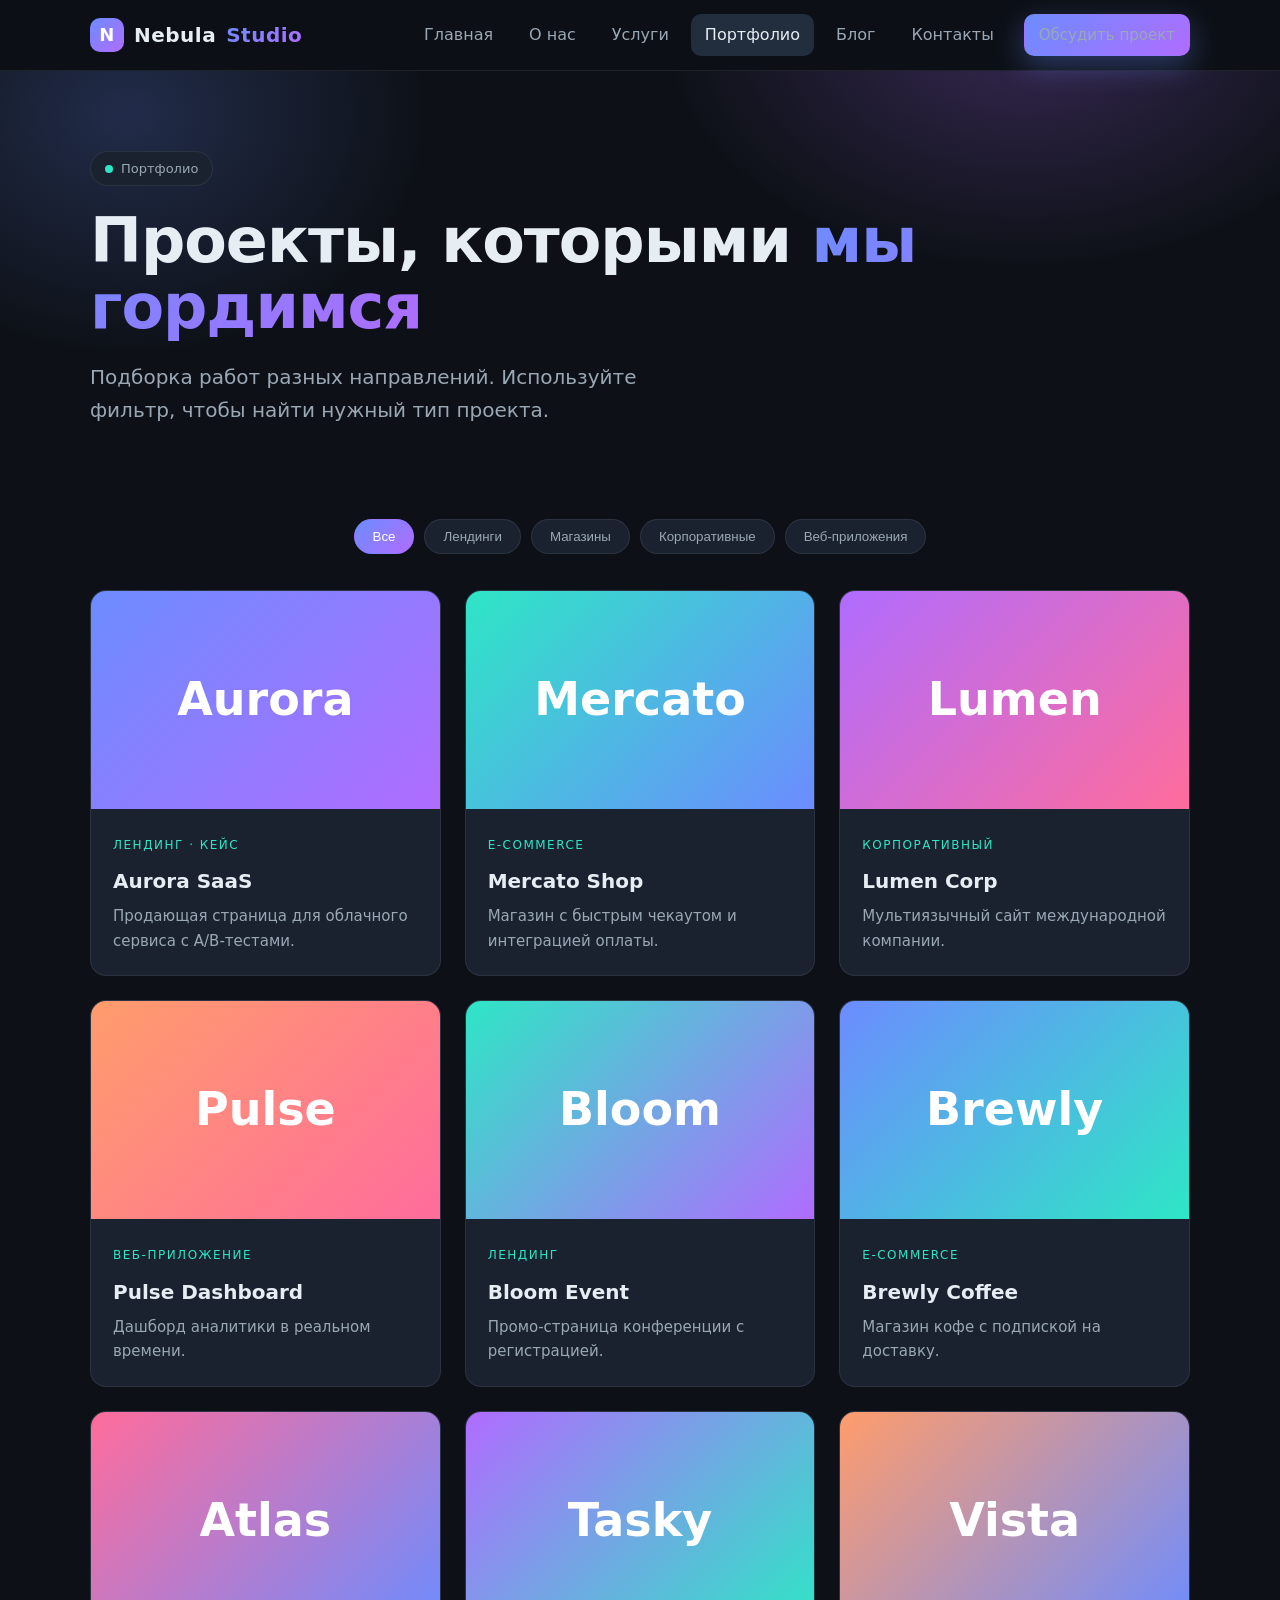
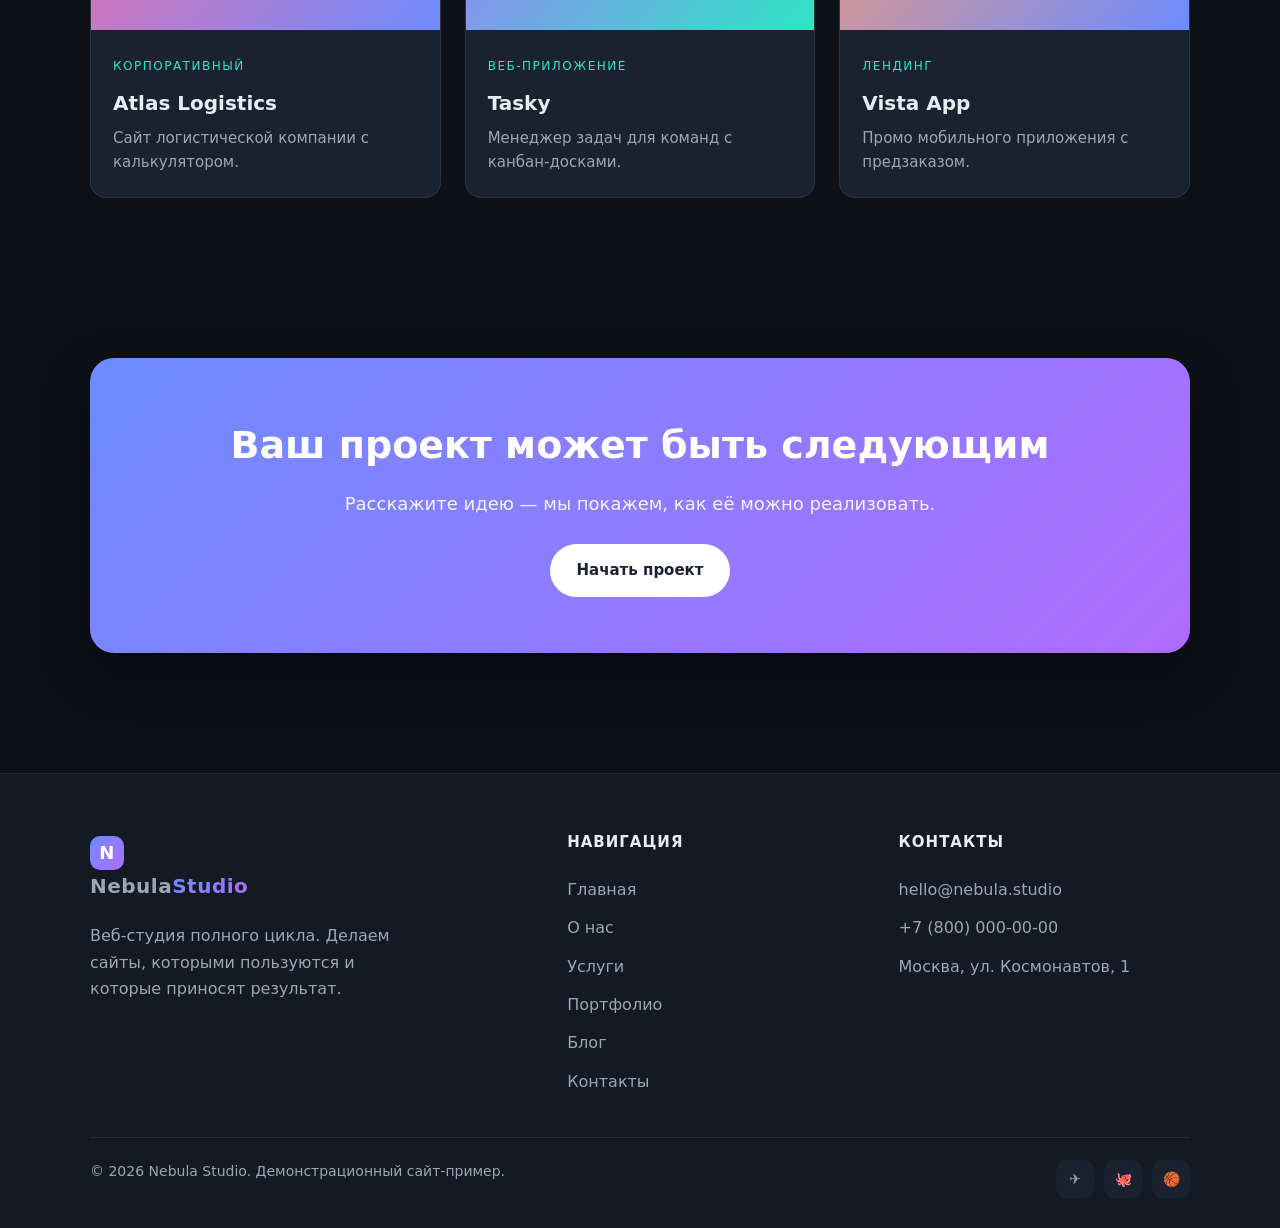
<file: portfolio.html>
<!DOCTYPE html>
<html lang="ru">
<head>
  <meta charset="UTF-8">
  <meta name="viewport" content="width=device-width, initial-scale=1.0">
  <title>Портфолио — Nebula Studio</title>
  <meta name="description" content="Избранные проекты Nebula Studio: лендинги, магазины, корпоративные сайты и веб-приложения.">
  <link rel="stylesheet" href="assets/css/styles.css">
  <link rel="icon" href="data:image/svg+xml,<svg xmlns='http://www.w3.org/2000/svg' viewBox='0 0 100 100'><text y='.9em' font-size='90'>🌌</text></svg>">
</head>
<body>
  <header class="site-header">
    <div class="container nav">
      <a href="index.html" class="logo"><span class="logo-mark">N</span> Nebula<span class="gradient-text">Studio</span></a>
      <button class="nav-toggle" aria-label="Меню">☰</button>
      <nav class="nav-links">
        <a href="index.html">Главная</a>
        <a href="about.html">О нас</a>
        <a href="services.html">Услуги</a>
        <a href="portfolio.html" class="active">Портфолио</a>
        <a href="blog.html">Блог</a>
        <a href="contact.html">Контакты</a>
        <a href="contact.html" class="btn btn-primary nav-cta">Обсудить проект</a>
      </nav>
    </div>
  </header>

  <main>
    <section class="hero" style="padding:80px 0 40px;">
      <div class="container">
        <span class="hero-badge"><span class="dot"></span> Портфолио</span>
        <h1>Проекты, которыми <span class="gradient-text">мы гордимся</span></h1>
        <p class="lead">Подборка работ разных направлений. Используйте фильтр, чтобы найти нужный тип проекта.</p>
      </div>
    </section>

    <section style="padding-top:20px;">
      <div class="container">
        <div class="filters">
          <button class="filter-btn active" data-filter="all">Все</button>
          <button class="filter-btn" data-filter="landing">Лендинги</button>
          <button class="filter-btn" data-filter="shop">Магазины</button>
          <button class="filter-btn" data-filter="corp">Корпоративные</button>
          <button class="filter-btn" data-filter="app">Веб-приложения</button>
        </div>

        <div class="grid grid-3">
          <a href="case.html" class="work-card reveal" data-category="landing">
            <div class="work-thumb" style="background:linear-gradient(135deg,#6c8cff,#b06cff)">Aurora</div>
            <div class="work-body"><span class="tag">Лендинг · Кейс</span><h3>Aurora SaaS</h3><p>Продающая страница для облачного сервиса с A/B-тестами.</p></div>
          </a>
          <article class="work-card reveal" data-category="shop">
            <div class="work-thumb" style="background:linear-gradient(135deg,#2ee6c5,#6c8cff)">Mercato</div>
            <div class="work-body"><span class="tag">E-commerce</span><h3>Mercato Shop</h3><p>Магазин с быстрым чекаутом и интеграцией оплаты.</p></div>
          </article>
          <article class="work-card reveal" data-category="corp">
            <div class="work-thumb" style="background:linear-gradient(135deg,#b06cff,#ff6c9c)">Lumen</div>
            <div class="work-body"><span class="tag">Корпоративный</span><h3>Lumen Corp</h3><p>Мультиязычный сайт международной компании.</p></div>
          </article>
          <article class="work-card reveal" data-category="app">
            <div class="work-thumb" style="background:linear-gradient(135deg,#ff9c6c,#ff6c9c)">Pulse</div>
            <div class="work-body"><span class="tag">Веб-приложение</span><h3>Pulse Dashboard</h3><p>Дашборд аналитики в реальном времени.</p></div>
          </article>
          <article class="work-card reveal" data-category="landing">
            <div class="work-thumb" style="background:linear-gradient(135deg,#2ee6c5,#b06cff)">Bloom</div>
            <div class="work-body"><span class="tag">Лендинг</span><h3>Bloom Event</h3><p>Промо-страница конференции с регистрацией.</p></div>
          </article>
          <article class="work-card reveal" data-category="shop">
            <div class="work-thumb" style="background:linear-gradient(135deg,#6c8cff,#2ee6c5)">Brewly</div>
            <div class="work-body"><span class="tag">E-commerce</span><h3>Brewly Coffee</h3><p>Магазин кофе с подпиской на доставку.</p></div>
          </article>
          <article class="work-card reveal" data-category="corp">
            <div class="work-thumb" style="background:linear-gradient(135deg,#ff6c9c,#6c8cff)">Atlas</div>
            <div class="work-body"><span class="tag">Корпоративный</span><h3>Atlas Logistics</h3><p>Сайт логистической компании с калькулятором.</p></div>
          </article>
          <article class="work-card reveal" data-category="app">
            <div class="work-thumb" style="background:linear-gradient(135deg,#b06cff,#2ee6c5)">Tasky</div>
            <div class="work-body"><span class="tag">Веб-приложение</span><h3>Tasky</h3><p>Менеджер задач для команд с канбан-досками.</p></div>
          </article>
          <article class="work-card reveal" data-category="landing">
            <div class="work-thumb" style="background:linear-gradient(135deg,#ff9c6c,#6c8cff)">Vista</div>
            <div class="work-body"><span class="tag">Лендинг</span><h3>Vista App</h3><p>Промо мобильного приложения с предзаказом.</p></div>
          </article>
        </div>
      </div>
    </section>

    <section>
      <div class="container">
        <div class="cta-band reveal">
          <h2>Ваш проект может быть следующим</h2>
          <p>Расскажите идею — мы покажем, как её можно реализовать.</p>
          <a href="contact.html" class="btn btn-primary">Начать проект</a>
        </div>
      </div>
    </section>
  </main>

  <footer class="site-footer">
    <div class="container">
      <div class="footer-grid">
        <div class="footer-col">
          <a href="index.html" class="logo"><span class="logo-mark">N</span> Nebula<span class="gradient-text">Studio</span></a>
          <p>Веб-студия полного цикла. Делаем сайты, которыми пользуются и которые приносят результат.</p>
        </div>
        <div class="footer-col">
          <h5>Навигация</h5>
          <a href="index.html">Главная</a><a href="about.html">О нас</a><a href="services.html">Услуги</a><a href="portfolio.html">Портфолио</a><a href="blog.html">Блог</a><a href="contact.html">Контакты</a>
        </div>
        <div class="footer-col">
          <h5>Контакты</h5>
          <a href="mailto:hello@nebula.studio">hello@nebula.studio</a>
          <a href="tel:+78000000000">+7 (800) 000-00-00</a>
          <a href="#">Москва, ул. Космонавтов, 1</a>
        </div>
      </div>
      <div class="footer-bottom">
        <span>© <span id="year">2026</span> Nebula Studio. Демонстрационный сайт-пример.</span>
        <div class="socials"><a href="#">✈️</a><a href="#">🐙</a><a href="#">🏀</a></div>
      </div>
    </div>
  </footer>
  <script src="assets/js/main.js"></script>
</body>
</html>
</file>
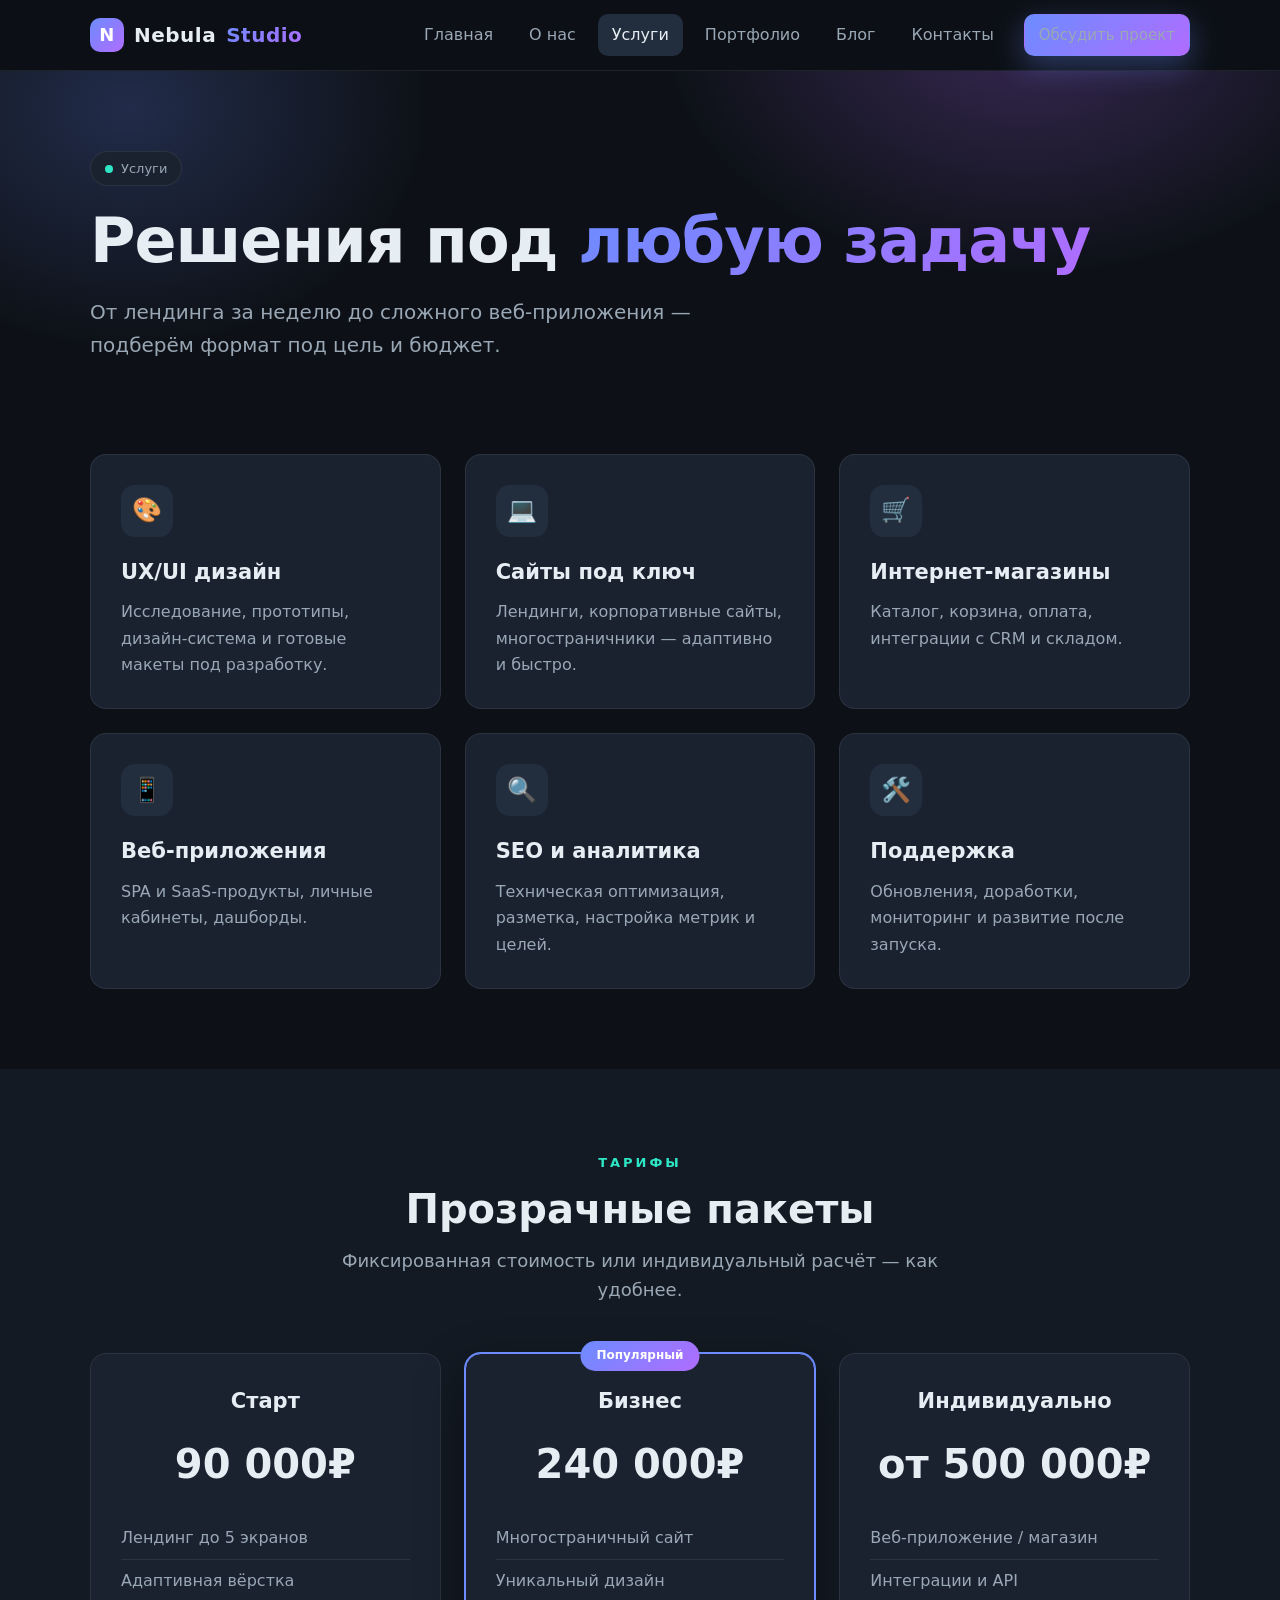
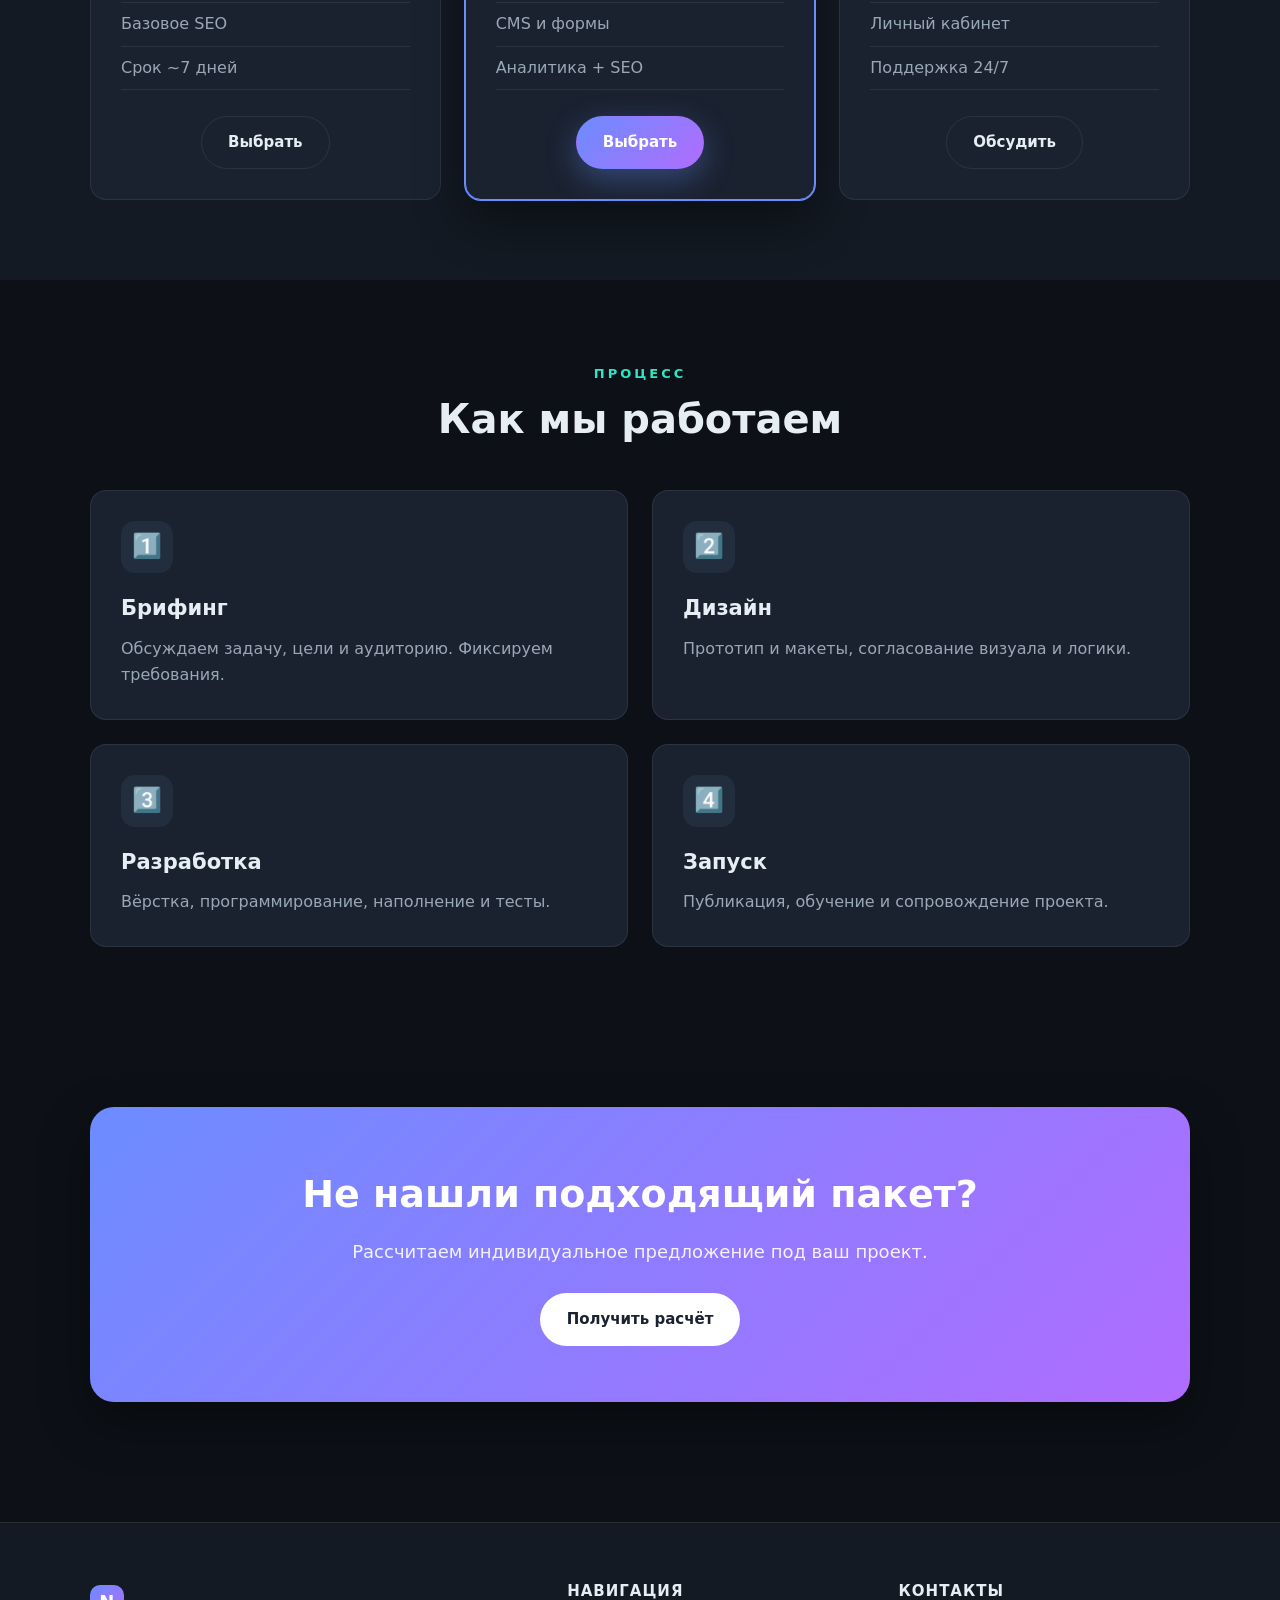
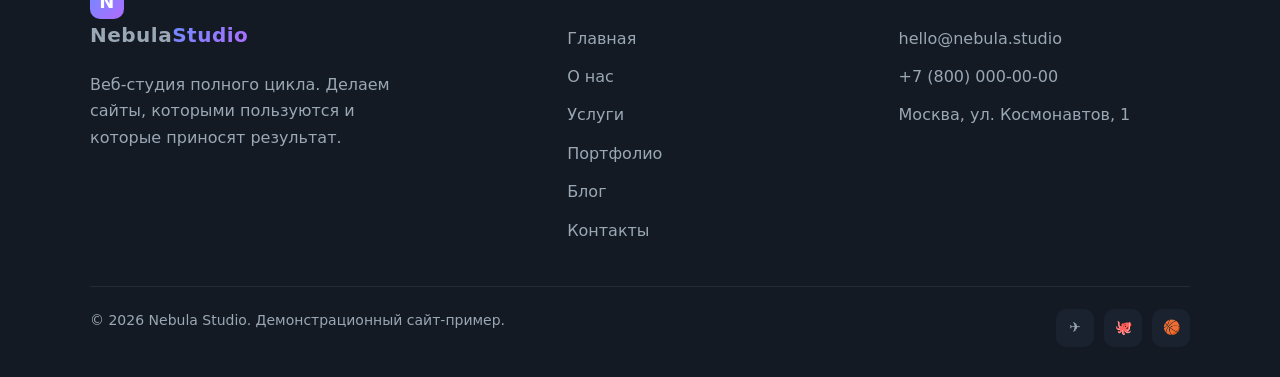
<file: services.html>
<!DOCTYPE html>
<html lang="ru">
<head>
  <meta charset="UTF-8">
  <meta name="viewport" content="width=device-width, initial-scale=1.0">
  <title>Услуги — Nebula Studio</title>
  <meta name="description" content="Услуги Nebula Studio: дизайн, разработка, поддержка. Тарифы и пакеты.">
  <link rel="stylesheet" href="assets/css/styles.css">
  <link rel="icon" href="data:image/svg+xml,<svg xmlns='http://www.w3.org/2000/svg' viewBox='0 0 100 100'><text y='.9em' font-size='90'>🌌</text></svg>">
</head>
<body>
  <header class="site-header">
    <div class="container nav">
      <a href="index.html" class="logo"><span class="logo-mark">N</span> Nebula<span class="gradient-text">Studio</span></a>
      <button class="nav-toggle" aria-label="Меню">☰</button>
      <nav class="nav-links">
        <a href="index.html">Главная</a>
        <a href="about.html">О нас</a>
        <a href="services.html" class="active">Услуги</a>
        <a href="portfolio.html">Портфолио</a>
        <a href="blog.html">Блог</a>
        <a href="contact.html">Контакты</a>
        <a href="contact.html" class="btn btn-primary nav-cta">Обсудить проект</a>
      </nav>
    </div>
  </header>

  <main>
    <section class="hero" style="padding:80px 0 40px;">
      <div class="container">
        <span class="hero-badge"><span class="dot"></span> Услуги</span>
        <h1>Решения под <span class="gradient-text">любую задачу</span></h1>
        <p class="lead">От лендинга за неделю до сложного веб-приложения — подберём формат под цель и бюджет.</p>
      </div>
    </section>

    <section style="padding-top:20px;">
      <div class="container">
        <div class="grid grid-3">
          <article class="card reveal"><div class="icon">🎨</div><h3>UX/UI дизайн</h3><p>Исследование, прототипы, дизайн-система и готовые макеты под разработку.</p></article>
          <article class="card reveal"><div class="icon">💻</div><h3>Сайты под ключ</h3><p>Лендинги, корпоративные сайты, многостраничники — адаптивно и быстро.</p></article>
          <article class="card reveal"><div class="icon">🛒</div><h3>Интернет-магазины</h3><p>Каталог, корзина, оплата, интеграции с CRM и складом.</p></article>
          <article class="card reveal"><div class="icon">📱</div><h3>Веб-приложения</h3><p>SPA и SaaS-продукты, личные кабинеты, дашборды.</p></article>
          <article class="card reveal"><div class="icon">🔍</div><h3>SEO и аналитика</h3><p>Техническая оптимизация, разметка, настройка метрик и целей.</p></article>
          <article class="card reveal"><div class="icon">🛠️</div><h3>Поддержка</h3><p>Обновления, доработки, мониторинг и развитие после запуска.</p></article>
        </div>
      </div>
    </section>

    <section style="background:var(--bg-soft);">
      <div class="container">
        <div class="section-head">
          <span class="eyebrow">Тарифы</span>
          <h2>Прозрачные пакеты</h2>
          <p>Фиксированная стоимость или индивидуальный расчёт — как удобнее.</p>
        </div>
        <div class="grid grid-3">
          <article class="card price-card reveal">
            <h3>Старт</h3>
            <div class="price">90 000₽</div>
            <ul>
              <li>Лендинг до 5 экранов</li>
              <li>Адаптивная вёрстка</li>
              <li>Базовое SEO</li>
              <li>Срок ~7 дней</li>
            </ul>
            <a href="contact.html" class="btn btn-ghost">Выбрать</a>
          </article>
          <article class="card price-card popular reveal">
            <span class="badge">Популярный</span>
            <h3>Бизнес</h3>
            <div class="price">240 000₽</div>
            <ul>
              <li>Многостраничный сайт</li>
              <li>Уникальный дизайн</li>
              <li>CMS и формы</li>
              <li>Аналитика + SEO</li>
            </ul>
            <a href="contact.html" class="btn btn-primary">Выбрать</a>
          </article>
          <article class="card price-card reveal">
            <h3>Индивидуально</h3>
            <div class="price">от 500 000₽</div>
            <ul>
              <li>Веб-приложение / магазин</li>
              <li>Интеграции и API</li>
              <li>Личный кабинет</li>
              <li>Поддержка 24/7</li>
            </ul>
            <a href="contact.html" class="btn btn-ghost">Обсудить</a>
          </article>
        </div>
      </div>
    </section>

    <section>
      <div class="container">
        <div class="section-head">
          <span class="eyebrow">Процесс</span>
          <h2>Как мы работаем</h2>
        </div>
        <div class="grid grid-2">
          <article class="card reveal"><div class="icon">1️⃣</div><h3>Брифинг</h3><p>Обсуждаем задачу, цели и аудиторию. Фиксируем требования.</p></article>
          <article class="card reveal"><div class="icon">2️⃣</div><h3>Дизайн</h3><p>Прототип и макеты, согласование визуала и логики.</p></article>
          <article class="card reveal"><div class="icon">3️⃣</div><h3>Разработка</h3><p>Вёрстка, программирование, наполнение и тесты.</p></article>
          <article class="card reveal"><div class="icon">4️⃣</div><h3>Запуск</h3><p>Публикация, обучение и сопровождение проекта.</p></article>
        </div>
      </div>
    </section>

    <section>
      <div class="container">
        <div class="cta-band reveal">
          <h2>Не нашли подходящий пакет?</h2>
          <p>Рассчитаем индивидуальное предложение под ваш проект.</p>
          <a href="contact.html" class="btn btn-primary">Получить расчёт</a>
        </div>
      </div>
    </section>
  </main>

  <footer class="site-footer">
    <div class="container">
      <div class="footer-grid">
        <div class="footer-col">
          <a href="index.html" class="logo"><span class="logo-mark">N</span> Nebula<span class="gradient-text">Studio</span></a>
          <p>Веб-студия полного цикла. Делаем сайты, которыми пользуются и которые приносят результат.</p>
        </div>
        <div class="footer-col">
          <h5>Навигация</h5>
          <a href="index.html">Главная</a><a href="about.html">О нас</a><a href="services.html">Услуги</a><a href="portfolio.html">Портфолио</a><a href="blog.html">Блог</a><a href="contact.html">Контакты</a>
        </div>
        <div class="footer-col">
          <h5>Контакты</h5>
          <a href="mailto:hello@nebula.studio">hello@nebula.studio</a>
          <a href="tel:+78000000000">+7 (800) 000-00-00</a>
          <a href="#">Москва, ул. Космонавтов, 1</a>
        </div>
      </div>
      <div class="footer-bottom">
        <span>© <span id="year">2026</span> Nebula Studio. Демонстрационный сайт-пример.</span>
        <div class="socials"><a href="#">✈️</a><a href="#">🐙</a><a href="#">🏀</a></div>
      </div>
    </div>
  </footer>
  <script src="assets/js/main.js"></script>
</body>
</html>
</file>
<file: assets/css/styles.css>
/* ===== Variables & Reset ===== */
:root {
  --bg: #0d1117;
  --bg-soft: #131a23;
  --surface: #1a2230;
  --surface-2: #222d3d;
  --text: #e6edf3;
  --muted: #9aa7b5;
  --brand: #6c8cff;
  --brand-2: #b06cff;
  --accent: #2ee6c5;
  --border: rgba(255, 255, 255, 0.08);
  --shadow: 0 20px 50px rgba(0, 0, 0, 0.45);
  --radius: 16px;
  --maxw: 1140px;
  --grad: linear-gradient(135deg, var(--brand), var(--brand-2));
}

* { margin: 0; padding: 0; box-sizing: border-box; }

html { scroll-behavior: smooth; }

body {
  font-family: "Segoe UI", system-ui, -apple-system, Roboto, Arial, sans-serif;
  background: var(--bg);
  color: var(--text);
  line-height: 1.65;
  -webkit-font-smoothing: antialiased;
}

a { color: inherit; text-decoration: none; }
img { max-width: 100%; display: block; }
ul { list-style: none; }

.container { width: 100%; max-width: var(--maxw); margin: 0 auto; padding: 0 20px; }

section { padding: 80px 0; }

.section-head { text-align: center; max-width: 680px; margin: 0 auto 48px; }
.section-head .eyebrow {
  text-transform: uppercase;
  letter-spacing: 3px;
  font-size: 13px;
  color: var(--accent);
  font-weight: 600;
}
.section-head h2 { font-size: clamp(28px, 4vw, 40px); margin: 10px 0 14px; line-height: 1.15; }
.section-head p { color: var(--muted); font-size: 18px; }

.gradient-text {
  background: var(--grad);
  -webkit-background-clip: text;
  background-clip: text;
  -webkit-text-fill-color: transparent;
}

/* ===== Buttons ===== */
.btn {
  display: inline-flex;
  align-items: center;
  gap: 8px;
  padding: 13px 26px;
  border-radius: 999px;
  font-weight: 600;
  font-size: 15px;
  cursor: pointer;
  border: 1px solid transparent;
  transition: transform 0.2s ease, box-shadow 0.2s ease, background 0.2s ease;
}
.btn:hover { transform: translateY(-2px); }
.btn-primary { background: var(--grad); color: #fff; box-shadow: 0 10px 30px rgba(108, 140, 255, 0.35); }
.btn-ghost { background: transparent; border-color: var(--border); color: var(--text); }
.btn-ghost:hover { background: var(--surface); }

/* ===== Header ===== */
.site-header {
  position: sticky;
  top: 0;
  z-index: 100;
  backdrop-filter: blur(12px);
  background: rgba(13, 17, 23, 0.72);
  border-bottom: 1px solid var(--border);
}
.nav {
  display: flex;
  align-items: center;
  justify-content: space-between;
  height: 70px;
}
.logo { display: flex; align-items: center; gap: 10px; font-weight: 800; font-size: 20px; letter-spacing: 0.5px; }
.logo-mark {
  width: 34px; height: 34px; border-radius: 10px;
  background: var(--grad);
  display: grid; place-items: center;
  font-size: 18px; color: #fff;
}
.nav-links { display: flex; align-items: center; gap: 8px; }
.nav-links a {
  padding: 8px 14px;
  border-radius: 10px;
  color: var(--muted);
  font-weight: 500;
  transition: color 0.2s, background 0.2s;
}
.nav-links a:hover { color: var(--text); background: var(--surface); }
.nav-links a.active { color: var(--text); background: var(--surface-2); }
.nav-cta { margin-left: 8px; }

.nav-toggle {
  display: none;
  background: none;
  border: 1px solid var(--border);
  color: var(--text);
  width: 42px; height: 42px;
  border-radius: 10px;
  font-size: 20px;
  cursor: pointer;
}

/* ===== Hero ===== */
.hero {
  position: relative;
  overflow: hidden;
  padding: 100px 0 90px;
}
.hero::before {
  content: "";
  position: absolute;
  inset: 0;
  background:
    radial-gradient(600px 400px at 80% -10%, rgba(176, 108, 255, 0.25), transparent 60%),
    radial-gradient(500px 400px at 10% 10%, rgba(108, 140, 255, 0.22), transparent 60%);
  pointer-events: none;
}
.hero .container { position: relative; }
.hero-badge {
  display: inline-flex; align-items: center; gap: 8px;
  padding: 6px 14px; border-radius: 999px;
  background: var(--surface); border: 1px solid var(--border);
  font-size: 13px; color: var(--muted); margin-bottom: 22px;
}
.hero-badge .dot { width: 8px; height: 8px; border-radius: 50%; background: var(--accent); }
.hero h1 { font-size: clamp(36px, 6vw, 62px); line-height: 1.05; letter-spacing: -1px; }
.hero p.lead { font-size: 20px; color: var(--muted); max-width: 620px; margin: 22px 0 32px; }
.hero-actions { display: flex; gap: 14px; flex-wrap: wrap; }

/* ===== Stats ===== */
.stats {
  display: grid;
  grid-template-columns: repeat(4, 1fr);
  gap: 20px;
  margin-top: 70px;
}
.stat {
  background: var(--surface);
  border: 1px solid var(--border);
  border-radius: var(--radius);
  padding: 26px;
  text-align: center;
}
.stat .num { font-size: 38px; font-weight: 800; }
.stat .label { color: var(--muted); font-size: 14px; margin-top: 4px; }

/* ===== Cards grid ===== */
.grid { display: grid; gap: 24px; }
.grid-3 { grid-template-columns: repeat(3, 1fr); }
.grid-2 { grid-template-columns: repeat(2, 1fr); }

.card {
  background: var(--surface);
  border: 1px solid var(--border);
  border-radius: var(--radius);
  padding: 30px;
  transition: transform 0.25s ease, border-color 0.25s ease;
}
.card:hover { transform: translateY(-6px); border-color: rgba(108, 140, 255, 0.5); }
.card .icon {
  width: 52px; height: 52px; border-radius: 14px;
  display: grid; place-items: center;
  background: var(--surface-2);
  font-size: 24px; margin-bottom: 18px;
}
.card h3 { font-size: 21px; margin-bottom: 10px; }
.card p { color: var(--muted); }

/* ===== Portfolio ===== */
.filters { display: flex; gap: 10px; justify-content: center; flex-wrap: wrap; margin-bottom: 36px; }
.filter-btn {
  padding: 9px 18px; border-radius: 999px;
  background: var(--surface); border: 1px solid var(--border);
  color: var(--muted); cursor: pointer; font-weight: 500; transition: all 0.2s;
}
.filter-btn.active, .filter-btn:hover { color: #fff; background: var(--grad); border-color: transparent; }

.work-card {
  border-radius: var(--radius);
  overflow: hidden;
  background: var(--surface);
  border: 1px solid var(--border);
  transition: transform 0.25s ease;
}
.work-card:hover { transform: translateY(-6px); }
.work-thumb {
  aspect-ratio: 16 / 10;
  display: grid; place-items: center;
  font-size: 46px; font-weight: 800; color: #fff;
}
.work-body { padding: 22px; }
.work-body .tag { font-size: 12px; text-transform: uppercase; letter-spacing: 1.5px; color: var(--accent); }
.work-body h3 { margin: 8px 0 6px; font-size: 20px; }
.work-body p { color: var(--muted); font-size: 15px; }

/* ===== About ===== */
.about-grid { display: grid; grid-template-columns: 1fr 1fr; gap: 50px; align-items: center; }
.about-grid h2 { font-size: clamp(28px, 4vw, 40px); margin-bottom: 18px; }
.about-grid p { color: var(--muted); margin-bottom: 16px; }
.value-list li {
  display: flex; gap: 12px; align-items: flex-start;
  padding: 14px 0; border-bottom: 1px solid var(--border);
}
.value-list .check { color: var(--accent); font-weight: 800; }
.about-visual {
  aspect-ratio: 1;
  border-radius: 24px;
  background: var(--grad);
  display: grid; place-items: center;
  font-size: 120px;
  box-shadow: var(--shadow);
}

/* ===== Timeline ===== */
.timeline { max-width: 760px; margin: 0 auto; position: relative; padding-left: 30px; }
.timeline::before { content: ""; position: absolute; left: 7px; top: 6px; bottom: 6px; width: 2px; background: var(--border); }
.tl-item { position: relative; padding-bottom: 36px; }
.tl-item::before {
  content: ""; position: absolute; left: -30px; top: 6px;
  width: 16px; height: 16px; border-radius: 50%;
  background: var(--grad); border: 3px solid var(--bg);
}
.tl-item .year { color: var(--accent); font-weight: 700; }
.tl-item h4 { font-size: 18px; margin: 4px 0; }
.tl-item p { color: var(--muted); }

/* ===== Pricing ===== */
.price-card { text-align: center; position: relative; }
.price-card.popular { border-color: var(--brand); box-shadow: 0 0 0 1px var(--brand), var(--shadow); }
.price-card .badge {
  position: absolute; top: -13px; left: 50%; transform: translateX(-50%);
  background: var(--grad); color: #fff; padding: 5px 16px; border-radius: 999px; font-size: 12px; font-weight: 700;
}
.price-card .price { font-size: 40px; font-weight: 800; margin: 12px 0; }
.price-card .price span { font-size: 16px; color: var(--muted); font-weight: 500; }
.price-card ul { text-align: left; margin: 20px 0 26px; }
.price-card ul li { padding: 8px 0; color: var(--muted); border-bottom: 1px solid var(--border); }

/* ===== CTA band ===== */
.cta-band {
  background: var(--grad);
  border-radius: 24px;
  padding: 56px 40px;
  text-align: center;
  box-shadow: var(--shadow);
}
.cta-band h2 { font-size: clamp(26px, 4vw, 38px); color: #fff; }
.cta-band p { color: rgba(255, 255, 255, 0.9); margin: 12px 0 26px; font-size: 18px; }
.cta-band .btn-primary { background: #fff; color: #1a2230; box-shadow: none; }

/* ===== Contact ===== */
.contact-grid { display: grid; grid-template-columns: 1fr 1.2fr; gap: 40px; }
.info-item { display: flex; gap: 14px; align-items: flex-start; margin-bottom: 24px; }
.info-item .ic {
  width: 46px; height: 46px; border-radius: 12px; background: var(--surface-2);
  display: grid; place-items: center; font-size: 20px; flex-shrink: 0;
}
.info-item h4 { font-size: 16px; }
.info-item p { color: var(--muted); }

.form { background: var(--surface); border: 1px solid var(--border); border-radius: var(--radius); padding: 30px; }
.field { margin-bottom: 18px; }
.field label { display: block; font-size: 14px; margin-bottom: 7px; font-weight: 500; }
.field input, .field textarea {
  width: 100%; padding: 12px 14px;
  background: var(--bg-soft); border: 1px solid var(--border); border-radius: 10px;
  color: var(--text); font-size: 15px; font-family: inherit;
  transition: border-color 0.2s;
}
.field input:focus, .field textarea:focus { outline: none; border-color: var(--brand); }
.field textarea { resize: vertical; min-height: 120px; }
.form-note { margin-top: 14px; font-size: 14px; min-height: 20px; }
.form-note.ok { color: var(--accent); }

/* ===== Footer ===== */
.site-footer { border-top: 1px solid var(--border); background: var(--bg-soft); padding: 56px 0 30px; margin-top: 40px; }
.footer-grid { display: grid; grid-template-columns: 1.5fr 1fr 1fr; gap: 40px; margin-bottom: 36px; }
.footer-grid p { color: var(--muted); margin-top: 14px; max-width: 320px; }
.footer-col h5 { font-size: 15px; margin-bottom: 16px; text-transform: uppercase; letter-spacing: 1px; }
.footer-col a { display: block; color: var(--muted); padding: 6px 0; transition: color 0.2s; }
.footer-col a:hover { color: var(--text); }
.footer-bottom {
  border-top: 1px solid var(--border); padding-top: 22px;
  display: flex; justify-content: space-between; flex-wrap: wrap; gap: 10px;
  color: var(--muted); font-size: 14px;
}
.socials { display: flex; gap: 10px; }
.socials a {
  width: 38px; height: 38px; border-radius: 10px;
  background: var(--surface); display: grid; place-items: center;
  transition: background 0.2s, transform 0.2s;
}
.socials a:hover { background: var(--surface-2); transform: translateY(-2px); }

/* ===== Blog ===== */
.post-card { display: flex; flex-direction: column; overflow: hidden; }
.post-thumb { aspect-ratio: 16 / 9; display: grid; place-items: center; font-size: 44px; }
.post-card .work-body { display: flex; flex-direction: column; flex: 1; }
.post-meta { display: flex; gap: 14px; color: var(--muted); font-size: 13px; margin-bottom: 10px; }
.post-card h3 { font-size: 20px; margin-bottom: 8px; }
.post-card p { color: var(--muted); font-size: 15px; flex: 1; }
.post-card .read-more { margin-top: 16px; color: var(--brand); font-weight: 600; font-size: 15px; }
.post-featured { display: grid; grid-template-columns: 1.1fr 1fr; gap: 0; }
.post-featured .post-thumb { aspect-ratio: auto; min-height: 320px; }
.post-featured .work-body { padding: 40px; justify-content: center; }
.post-featured h3 { font-size: 28px; }

/* ===== Article / Case ===== */
.article { max-width: 760px; margin: 0 auto; }
.article .post-meta { justify-content: center; margin-bottom: 18px; }
.article h1 { font-size: clamp(30px, 5vw, 46px); text-align: center; line-height: 1.15; margin-bottom: 16px; }
.article .cover {
  height: 280px; border-radius: var(--radius); margin: 30px 0;
  display: grid; place-items: center; font-size: 80px; box-shadow: var(--shadow);
}
.article p { color: #c4cfdb; margin-bottom: 18px; font-size: 17px; }
.article h2 { font-size: 26px; margin: 36px 0 14px; }
.article ul.dotted { margin: 0 0 18px 20px; }
.article ul.dotted li { list-style: disc; color: #c4cfdb; padding: 5px 0; }
.article blockquote {
  border-left: 3px solid var(--brand); padding: 6px 0 6px 22px; margin: 24px 0;
  color: var(--text); font-size: 19px; font-style: italic;
}
.case-meta { display: grid; grid-template-columns: repeat(3, 1fr); gap: 16px; margin: 30px 0; }
.case-meta .cell { background: var(--surface); border: 1px solid var(--border); border-radius: 12px; padding: 18px; text-align: center; }
.case-meta .cell .k { color: var(--muted); font-size: 13px; }
.case-meta .cell .v { font-size: 20px; font-weight: 700; margin-top: 4px; }

@media (max-width: 720px) {
  .post-featured { grid-template-columns: 1fr; }
  .post-featured .work-body { padding: 26px; }
  .case-meta { grid-template-columns: 1fr; }
}

/* ===== Reveal animation ===== */
.reveal { opacity: 0; transform: translateY(24px); transition: opacity 0.6s ease, transform 0.6s ease; }
.reveal.visible { opacity: 1; transform: none; }

/* ===== Responsive ===== */
@media (max-width: 920px) {
  .grid-3 { grid-template-columns: repeat(2, 1fr); }
  .stats { grid-template-columns: repeat(2, 1fr); }
  .about-grid, .contact-grid, .footer-grid { grid-template-columns: 1fr; }
  .about-visual { max-width: 380px; }
}
@media (max-width: 640px) {
  .nav-links {
    position: absolute; top: 70px; left: 0; right: 0;
    flex-direction: column; align-items: stretch;
    background: var(--bg-soft); border-bottom: 1px solid var(--border);
    padding: 12px; gap: 4px;
    display: none;
  }
  .nav-links.open { display: flex; }
  .nav-links a { padding: 12px 14px; }
  .nav-cta { margin: 6px 0 0; text-align: center; }
  .nav-toggle { display: block; }
  .grid-3, .grid-2 { grid-template-columns: 1fr; }
  section { padding: 56px 0; }
}
</file>
